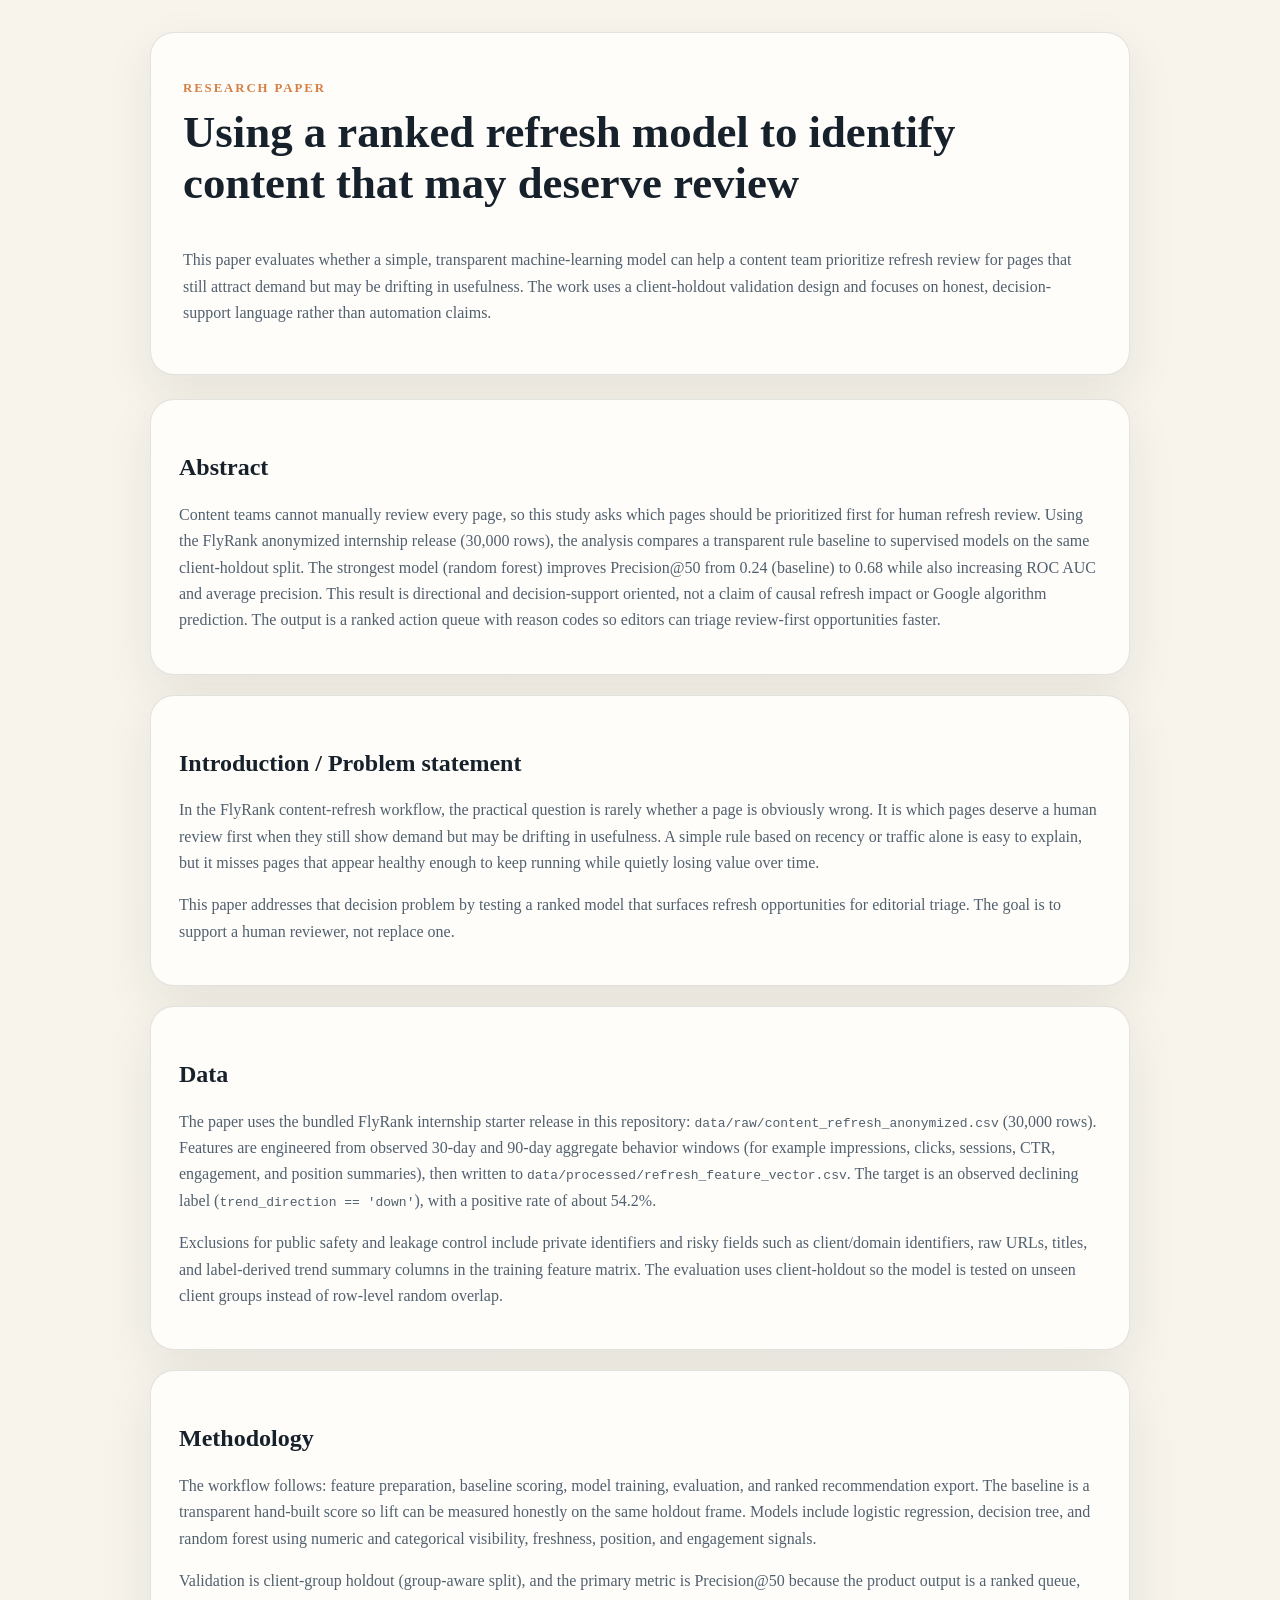
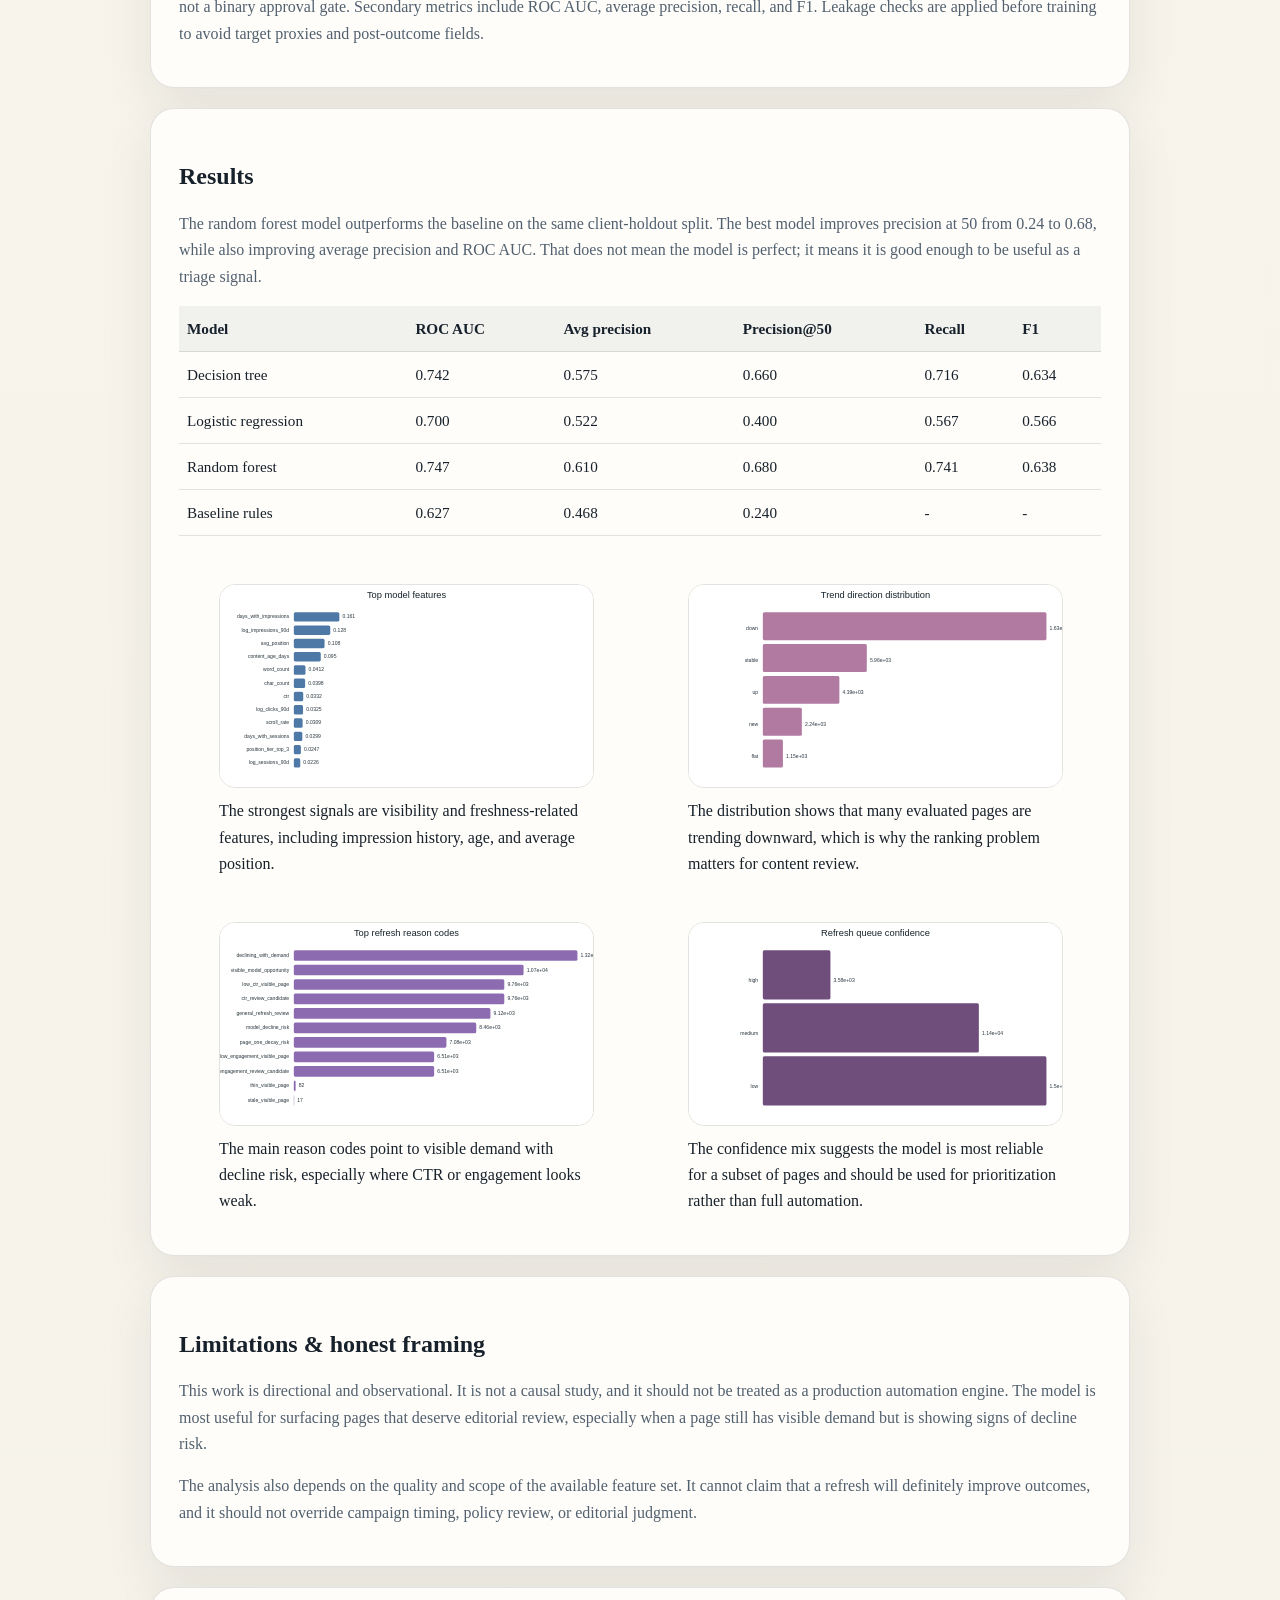
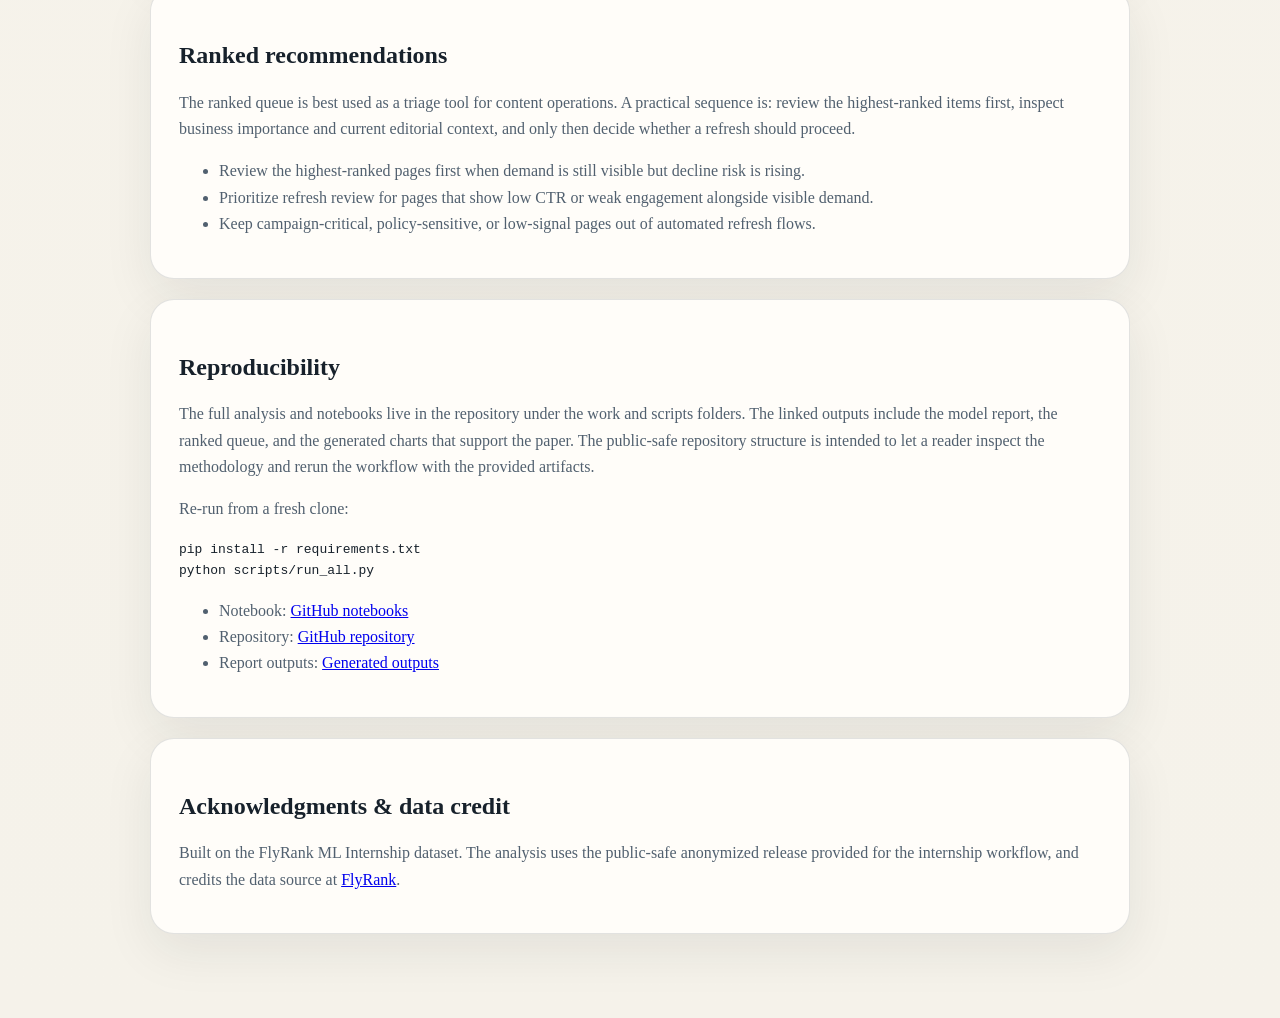
<file: docs/index.html>
<!doctype html>
<html lang="en">
  <head>
    <meta charset="UTF-8" />
    <meta name="viewport" content="width=device-width, initial-scale=1.0" />
    <title>Refresh Opportunity Modeling for Content Refresh</title>
    <style>
      :root {
        color-scheme: light;
        --bg: #f5f2ea;
        --panel: #fffdf9;
        --text: #17212b;
        --muted: #51606f;
        --accent: #123b4b;
        --accent-2: #d67f45;
        --line: rgba(23, 33, 43, 0.12);
      }
      body {
        margin: 0;
        font-family: Georgia, "Times New Roman", serif;
        color: var(--text);
        background: linear-gradient(180deg, #f8f4eb 0%, var(--bg) 100%);
        line-height: 1.65;
      }
      main {
        max-width: 980px;
        margin: 0 auto;
        padding: 32px 20px 64px;
      }
      .hero,
      .panel {
        background: var(--panel);
        border: 1px solid var(--line);
        border-radius: 24px;
        box-shadow: 0 18px 50px rgba(23, 33, 43, 0.08);
      }
      .hero {
        padding: 32px;
        margin-bottom: 24px;
      }
      h1,
      h2,
      h3 {
        line-height: 1.15;
        margin-top: 0;
      }
      h1 {
        font-size: clamp(2rem, 3.5vw, 3rem);
      }
      h2 {
        font-size: 1.5rem;
        margin-top: 1.25em;
      }
      p,
      li {
        color: var(--muted);
      }
      .meta {
        color: var(--accent-2);
        text-transform: uppercase;
        letter-spacing: 0.15em;
        font-size: 0.8rem;
        font-weight: 700;
        margin-bottom: 8px;
      }
      .panel {
        padding: 24px 28px;
        margin-bottom: 20px;
      }
      table {
        width: 100%;
        border-collapse: collapse;
        margin: 12px 0 20px;
        font-size: 0.95rem;
      }
      th,
      td {
        border-bottom: 1px solid var(--line);
        padding: 10px 8px;
        text-align: left;
      }
      th {
        background: rgba(18, 59, 75, 0.06);
      }
      img {
        width: 100%;
        height: auto;
        display: block;
        border-radius: 16px;
        border: 1px solid var(--line);
        margin: 12px 0 10px;
      }
      .grid {
        display: grid;
        gap: 16px;
      }
      .grid.two {
        grid-template-columns: 1fr 1fr;
      }
      @media (max-width: 760px) {
        .grid.two {
          grid-template-columns: 1fr;
        }
        .hero,
        .panel {
          padding: 20px;
        }
      }
    </style>
  </head>
  <body>
    <main>
      <section class="hero">
        <p class="meta">Research paper</p>
        <h1>
          Using a ranked refresh model to identify content that may deserve
          review
        </h1>
        <p>
          This paper evaluates whether a simple, transparent machine-learning
          model can help a content team prioritize refresh review for pages that
          still attract demand but may be drifting in usefulness. The work uses
          a client-holdout validation design and focuses on honest,
          decision-support language rather than automation claims.
        </p>
      </section>

      <section class="panel">
        <h2>Abstract</h2>
        <p>
          Content teams cannot manually review every page, so this study asks
          which pages should be prioritized first for human refresh review.
          Using the FlyRank anonymized internship release (30,000 rows), the
          analysis compares a transparent rule baseline to supervised models on
          the same client-holdout split. The strongest model (random forest)
          improves Precision@50 from 0.24 (baseline) to 0.68 while also
          increasing ROC AUC and average precision. This result is directional
          and decision-support oriented, not a claim of causal refresh impact or
          Google algorithm prediction. The output is a ranked action queue with
          reason codes so editors can triage review-first opportunities faster.
        </p>
      </section>

      <section class="panel">
        <h2>Introduction / Problem statement</h2>
        <p>
          In the FlyRank content-refresh workflow, the practical question is
          rarely whether a page is obviously wrong. It is which pages deserve a
          human review first when they still show demand but may be drifting in
          usefulness. A simple rule based on recency or traffic alone is easy to
          explain, but it misses pages that appear healthy enough to keep
          running while quietly losing value over time.
        </p>
        <p>
          This paper addresses that decision problem by testing a ranked model
          that surfaces refresh opportunities for editorial triage. The goal is
          to support a human reviewer, not replace one.
        </p>
      </section>

      <section class="panel">
        <h2>Data</h2>
        <p>
          The paper uses the bundled FlyRank internship starter release in this
          repository: <code>data/raw/content_refresh_anonymized.csv</code>
          (30,000 rows). Features are engineered from observed 30-day and 90-day
          aggregate behavior windows (for example impressions, clicks, sessions,
          CTR, engagement, and position summaries), then written to
          <code>data/processed/refresh_feature_vector.csv</code>. The target is
          an observed declining label (<code>trend_direction == 'down'</code>),
          with a positive rate of about 54.2%.
        </p>
        <p>
          Exclusions for public safety and leakage control include private
          identifiers and risky fields such as client/domain identifiers, raw
          URLs, titles, and label-derived trend summary columns in the training
          feature matrix. The evaluation uses client-holdout so the model is
          tested on unseen client groups instead of row-level random overlap.
        </p>
      </section>

      <section class="panel">
        <h2>Methodology</h2>
        <p>
          The workflow follows: feature preparation, baseline scoring, model
          training, evaluation, and ranked recommendation export. The baseline
          is a transparent hand-built score so lift can be measured honestly on
          the same holdout frame. Models include logistic regression, decision
          tree, and random forest using numeric and categorical visibility,
          freshness, position, and engagement signals.
        </p>
        <p>
          Validation is client-group holdout (group-aware split), and the
          primary metric is Precision@50 because the product output is a ranked
          queue, not a binary approval gate. Secondary metrics include ROC AUC,
          average precision, recall, and F1. Leakage checks are applied before
          training to avoid target proxies and post-outcome fields.
        </p>
      </section>

      <section class="panel">
        <h2>Results</h2>
        <p>
          The random forest model outperforms the baseline on the same
          client-holdout split. The best model improves precision at 50 from
          0.24 to 0.68, while also improving average precision and ROC AUC. That
          does not mean the model is perfect; it means it is good enough to be
          useful as a triage signal.
        </p>
        <table>
          <thead>
            <tr>
              <th>Model</th>
              <th>ROC AUC</th>
              <th>Avg precision</th>
              <th>Precision@50</th>
              <th>Recall</th>
              <th>F1</th>
            </tr>
          </thead>
          <tbody>
            <tr>
              <td>Decision tree</td>
              <td>0.742</td>
              <td>0.575</td>
              <td>0.660</td>
              <td>0.716</td>
              <td>0.634</td>
            </tr>
            <tr>
              <td>Logistic regression</td>
              <td>0.700</td>
              <td>0.522</td>
              <td>0.400</td>
              <td>0.567</td>
              <td>0.566</td>
            </tr>
            <tr>
              <td>Random forest</td>
              <td>0.747</td>
              <td>0.610</td>
              <td>0.680</td>
              <td>0.741</td>
              <td>0.638</td>
            </tr>
            <tr>
              <td>Baseline rules</td>
              <td>0.627</td>
              <td>0.468</td>
              <td>0.240</td>
              <td>-</td>
              <td>-</td>
            </tr>
          </tbody>
        </table>
        <div class="grid two">
          <figure>
            <img
              src="charts/top_feature_importance.svg"
              alt="Top feature importance chart"
            />
            <figcaption>
              The strongest signals are visibility and freshness-related
              features, including impression history, age, and average position.
            </figcaption>
          </figure>
          <figure>
            <img
              src="charts/trend_distribution.svg"
              alt="Trend direction distribution chart"
            />
            <figcaption>
              The distribution shows that many evaluated pages are trending
              downward, which is why the ranking problem matters for content
              review.
            </figcaption>
          </figure>
        </div>
        <div class="grid two">
          <figure>
            <img
              src="charts/top_reason_codes.svg"
              alt="Top reason codes chart"
            />
            <figcaption>
              The main reason codes point to visible demand with decline risk,
              especially where CTR or engagement looks weak.
            </figcaption>
          </figure>
          <figure>
            <img src="charts/confidence_mix.svg" alt="Confidence mix chart" />
            <figcaption>
              The confidence mix suggests the model is most reliable for a
              subset of pages and should be used for prioritization rather than
              full automation.
            </figcaption>
          </figure>
        </div>
      </section>

      <section class="panel">
        <h2>Limitations & honest framing</h2>
        <p>
          This work is directional and observational. It is not a causal study,
          and it should not be treated as a production automation engine. The
          model is most useful for surfacing pages that deserve editorial
          review, especially when a page still has visible demand but is showing
          signs of decline risk.
        </p>
        <p>
          The analysis also depends on the quality and scope of the available
          feature set. It cannot claim that a refresh will definitely improve
          outcomes, and it should not override campaign timing, policy review,
          or editorial judgment.
        </p>
      </section>

      <section class="panel">
        <h2>Ranked recommendations</h2>
        <p>
          The ranked queue is best used as a triage tool for content operations.
          A practical sequence is: review the highest-ranked items first,
          inspect business importance and current editorial context, and only
          then decide whether a refresh should proceed.
        </p>
        <ul>
          <li>
            Review the highest-ranked pages first when demand is still visible
            but decline risk is rising.
          </li>
          <li>
            Prioritize refresh review for pages that show low CTR or weak
            engagement alongside visible demand.
          </li>
          <li>
            Keep campaign-critical, policy-sensitive, or low-signal pages out of
            automated refresh flows.
          </li>
        </ul>
      </section>

      <section class="panel">
        <h2>Reproducibility</h2>
        <p>
          The full analysis and notebooks live in the repository under the work
          and scripts folders. The linked outputs include the model report, the
          ranked queue, and the generated charts that support the paper. The
          public-safe repository structure is intended to let a reader inspect
          the methodology and rerun the workflow with the provided artifacts.
        </p>
        <p>Re-run from a fresh clone:</p>
        <pre><code>pip install -r requirements.txt
python scripts/run_all.py</code></pre>
        <ul>
          <li>
            Notebook:
            <a
              href="https://github.com/fksifat/flyrank-ml-internship/tree/main/work/notebooks"
              >GitHub notebooks</a
            >
          </li>
          <li>
            Repository:
            <a href="https://github.com/fksifat/flyrank-ml-internship"
              >GitHub repository</a
            >
          </li>
          <li>
            Report outputs:
            <a
              href="https://github.com/fksifat/flyrank-ml-internship/tree/main/outputs"
              >Generated outputs</a
            >
          </li>
        </ul>
      </section>

      <section class="panel">
        <h2>Acknowledgments & data credit</h2>
        <p>
          Built on the FlyRank ML Internship dataset. The analysis uses the
          public-safe anonymized release provided for the internship workflow,
          and credits the data source at
          <a href="https://flyrank.ai/">FlyRank</a>.
        </p>
      </section>
    </main>
  </body>
</html>
</file>
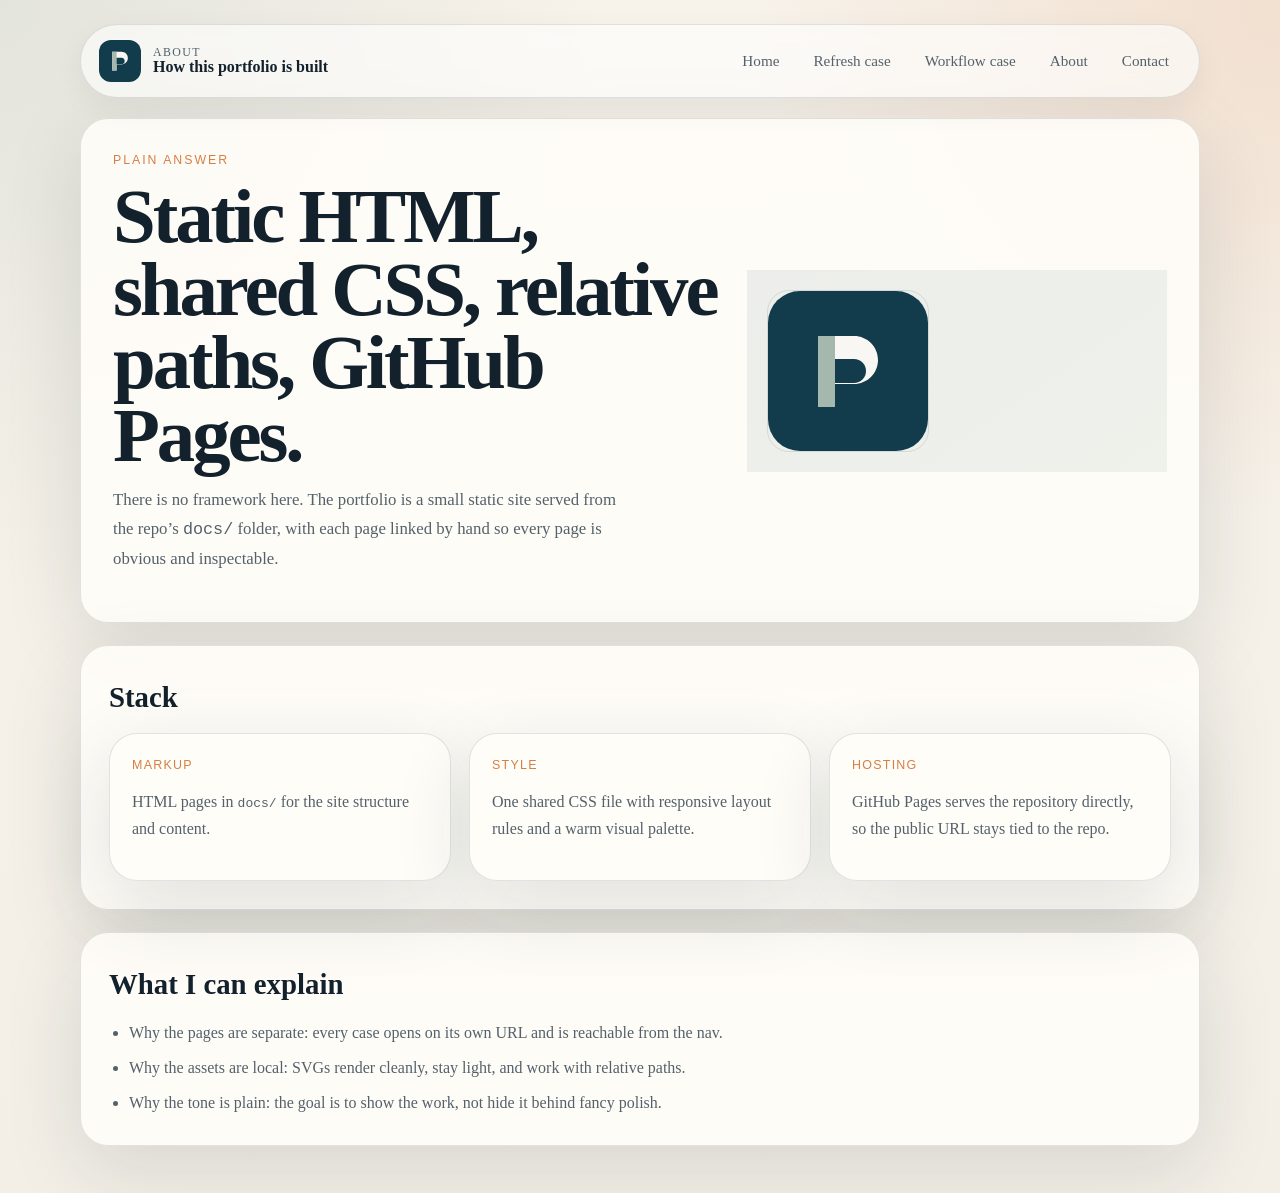
<file: docs/about.html>
<!doctype html>
<html lang="en">
  <head>
    <meta charset="UTF-8" />
    <meta name="viewport" content="width=device-width, initial-scale=1.0" />
    <title>About</title>
    <link rel="stylesheet" href="assets/site.css" />
  </head>
  <body>
    <main class="site-shell">
      <header class="topbar">
        <a class="brand" href="week-05.html">
          <img
            class="brand-mark"
            src="assets/identity_mark.svg"
            alt="Portfolio mark"
          />
          <span class="brand-text">
            <span class="brand-kicker">About</span>
            <span class="brand-title">How this portfolio is built</span>
          </span>
        </a>
        <nav class="nav" aria-label="Primary">
          <a href="week-05.html">Home</a>
          <a href="case-refresh.html">Refresh case</a>
          <a href="case-workflow.html">Workflow case</a>
          <a href="about.html">About</a>
          <a href="contact.html">Contact</a>
        </nav>
      </header>

      <section class="hero">
        <div>
          <p class="eyebrow">Plain answer</p>
          <h1>Static HTML, shared CSS, relative paths, GitHub Pages.</h1>
          <p class="lede">
            There is no framework here. The portfolio is a small static site
            served from the repo’s <code>docs/</code> folder, with each page
            linked by hand so every page is obvious and inspectable.
          </p>
        </div>
        <div class="hero-art">
          <img src="assets/identity_mark.svg" alt="Portfolio mark" />
        </div>
      </section>

      <section class="section panel">
        <h2>Stack</h2>
        <div class="grid three">
          <article class="card">
            <div class="meta">Markup</div>
            <p>
              HTML pages in <code>docs/</code> for the site structure and
              content.
            </p>
          </article>
          <article class="card">
            <div class="meta">Style</div>
            <p>
              One shared CSS file with responsive layout rules and a warm visual
              palette.
            </p>
          </article>
          <article class="card">
            <div class="meta">Hosting</div>
            <p>
              GitHub Pages serves the repository directly, so the public URL
              stays tied to the repo.
            </p>
          </article>
        </div>
      </section>

      <section class="section panel">
        <h2>What I can explain</h2>
        <ul class="bullets">
          <li>
            Why the pages are separate: every case opens on its own URL and is
            reachable from the nav.
          </li>
          <li>
            Why the assets are local: SVGs render cleanly, stay light, and work
            with relative paths.
          </li>
          <li>
            Why the tone is plain: the goal is to show the work, not hide it
            behind fancy polish.
          </li>
        </ul>
      </section>
    </main>
  </body>
</html>
</file>
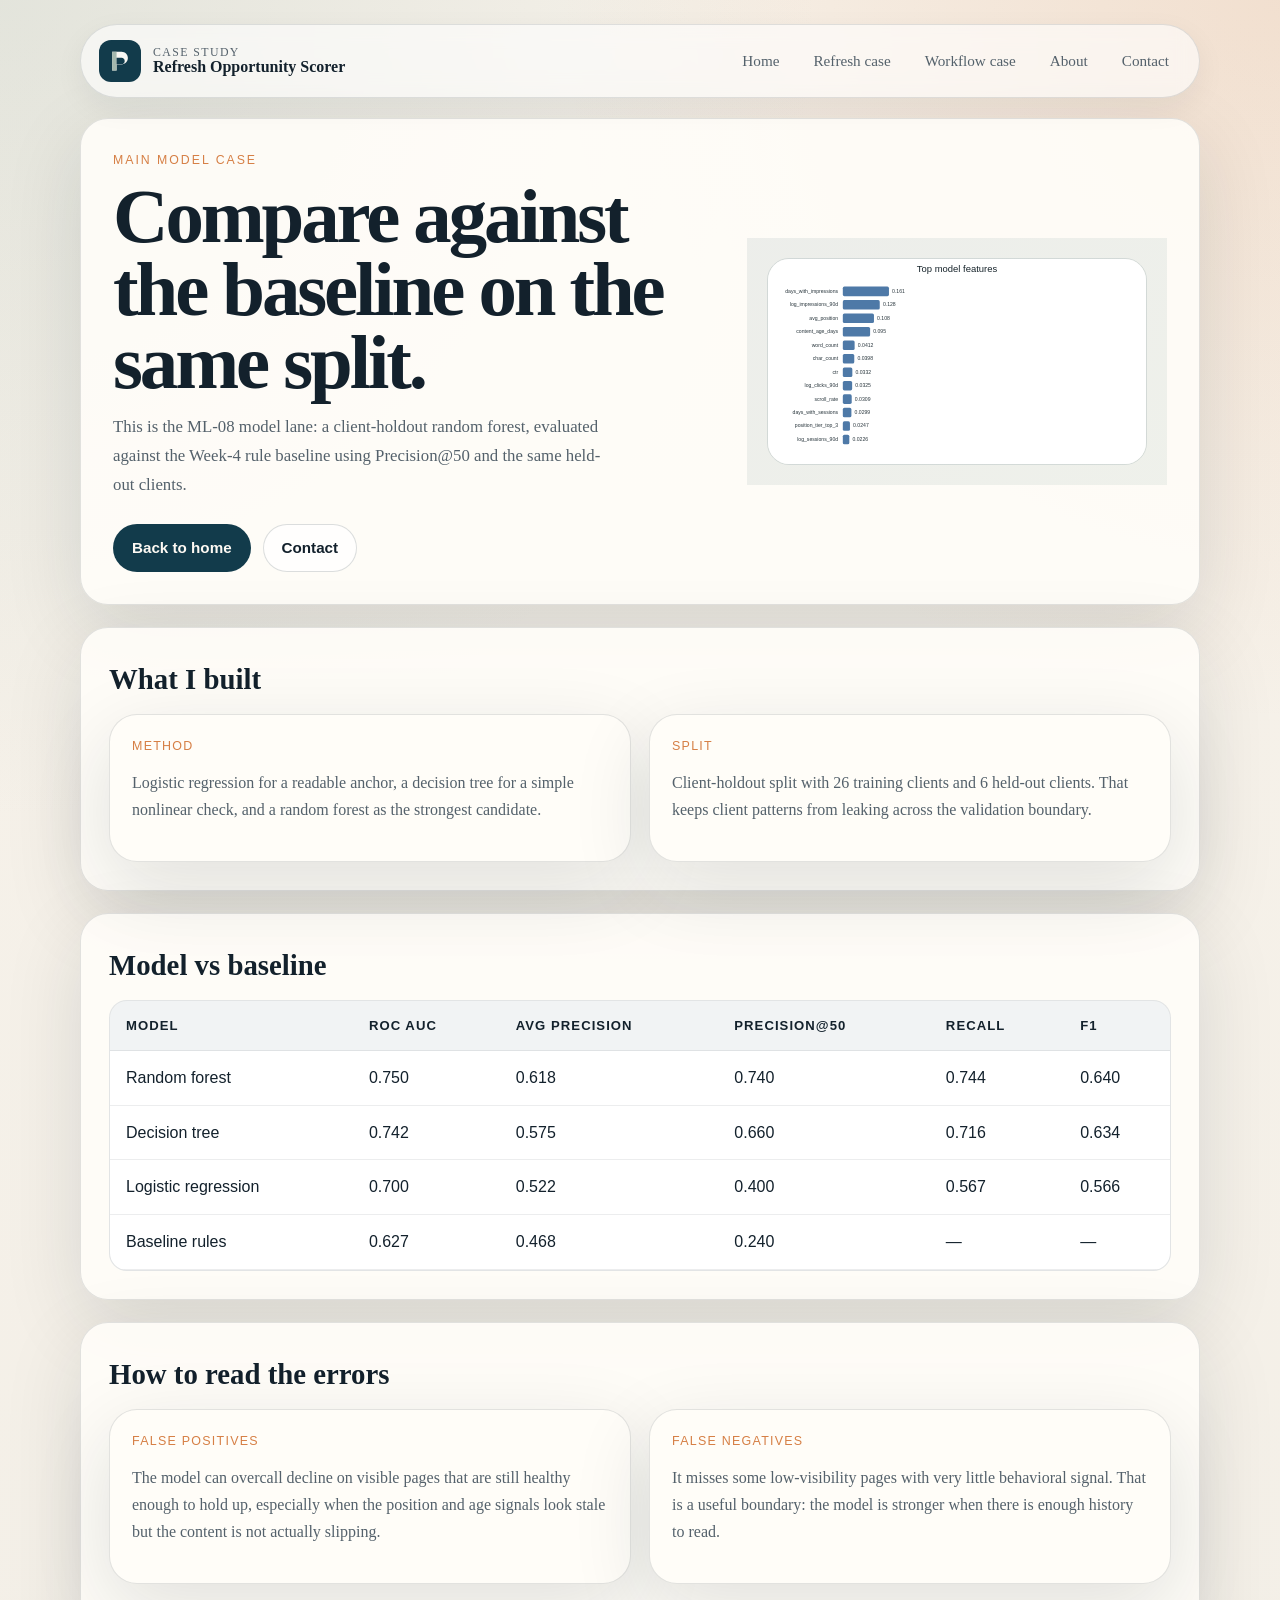
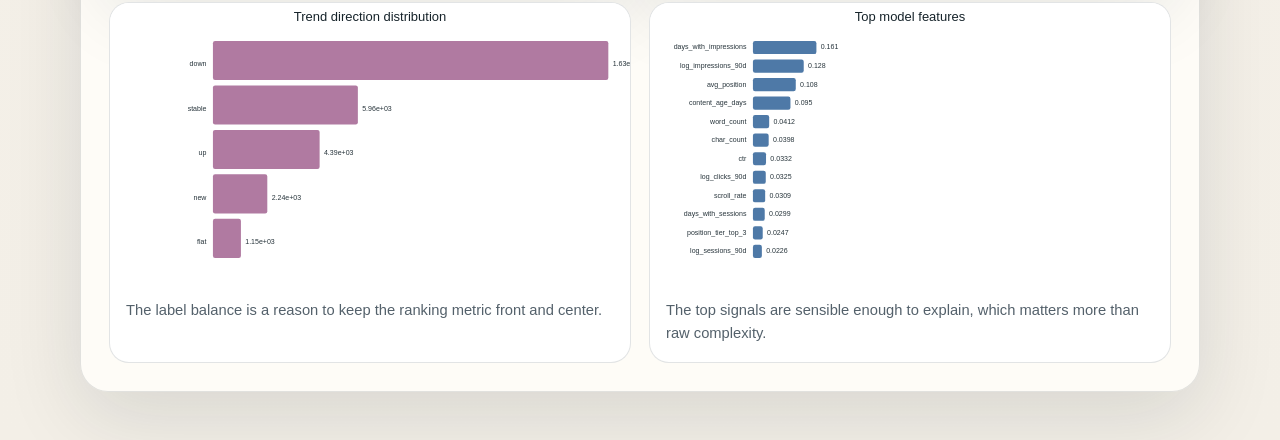
<file: docs/case-refresh.html>
<!doctype html>
<html lang="en">
  <head>
    <meta charset="UTF-8" />
    <meta name="viewport" content="width=device-width, initial-scale=1.0" />
    <title>Refresh Case Study</title>
    <link rel="stylesheet" href="assets/site.css" />
  </head>
  <body>
    <main class="site-shell">
      <header class="topbar">
        <a class="brand" href="week-05.html">
          <img
            class="brand-mark"
            src="assets/identity_mark.svg"
            alt="Portfolio mark"
          />
          <span class="brand-text">
            <span class="brand-kicker">Case study</span>
            <span class="brand-title">Refresh Opportunity Scorer</span>
          </span>
        </a>
        <nav class="nav" aria-label="Primary">
          <a href="week-05.html">Home</a>
          <a href="case-refresh.html">Refresh case</a>
          <a href="case-workflow.html">Workflow case</a>
          <a href="about.html">About</a>
          <a href="contact.html">Contact</a>
        </nav>
      </header>

      <section class="hero">
        <div>
          <p class="eyebrow">Main model case</p>
          <h1>Compare against the baseline on the same split.</h1>
          <p class="lede">
            This is the ML-08 model lane: a client-holdout random forest,
            evaluated against the Week-4 rule baseline using Precision@50 and
            the same held-out clients.
          </p>
          <div class="actions">
            <a class="button primary" href="week-05.html">Back to home</a>
            <a class="button secondary" href="contact.html">Contact</a>
          </div>
        </div>
        <div class="hero-art">
          <img
            src="assets/top_feature_importance.svg"
            alt="Feature importance preview"
          />
        </div>
      </section>

      <section class="section panel">
        <h2>What I built</h2>
        <div class="grid two">
          <article class="card">
            <div class="meta">Method</div>
            <p>
              Logistic regression for a readable anchor, a decision tree for a
              simple nonlinear check, and a random forest as the strongest
              candidate.
            </p>
          </article>
          <article class="card">
            <div class="meta">Split</div>
            <p>
              Client-holdout split with 26 training clients and 6 held-out
              clients. That keeps client patterns from leaking across the
              validation boundary.
            </p>
          </article>
        </div>
      </section>

      <section class="section panel">
        <h2>Model vs baseline</h2>
        <div class="table-wrap">
          <table>
            <thead>
              <tr>
                <th>Model</th>
                <th>ROC AUC</th>
                <th>Avg precision</th>
                <th>Precision@50</th>
                <th>Recall</th>
                <th>F1</th>
              </tr>
            </thead>
            <tbody>
              <tr>
                <td>Random forest</td>
                <td>0.750</td>
                <td>0.618</td>
                <td>0.740</td>
                <td>0.744</td>
                <td>0.640</td>
              </tr>
              <tr>
                <td>Decision tree</td>
                <td>0.742</td>
                <td>0.575</td>
                <td>0.660</td>
                <td>0.716</td>
                <td>0.634</td>
              </tr>
              <tr>
                <td>Logistic regression</td>
                <td>0.700</td>
                <td>0.522</td>
                <td>0.400</td>
                <td>0.567</td>
                <td>0.566</td>
              </tr>
              <tr>
                <td>Baseline rules</td>
                <td>0.627</td>
                <td>0.468</td>
                <td>0.240</td>
                <td>—</td>
                <td>—</td>
              </tr>
            </tbody>
          </table>
        </div>
      </section>

      <section class="section panel">
        <h2>How to read the errors</h2>
        <div class="grid two">
          <article class="card">
            <div class="meta">False positives</div>
            <p>
              The model can overcall decline on visible pages that are still
              healthy enough to hold up, especially when the position and age
              signals look stale but the content is not actually slipping.
            </p>
          </article>
          <article class="card">
            <div class="meta">False negatives</div>
            <p>
              It misses some low-visibility pages with very little behavioral
              signal. That is a useful boundary: the model is stronger when
              there is enough history to read.
            </p>
          </article>
        </div>
        <div class="figure-grid" style="margin-top: 18px">
          <figure class="figure">
            <img
              src="assets/trend_distribution.svg"
              alt="Trend distribution chart"
            />
            <figcaption>
              The label balance is a reason to keep the ranking metric front and
              center.
            </figcaption>
          </figure>
          <figure class="figure">
            <img
              src="assets/top_feature_importance.svg"
              alt="Top features chart"
            />
            <figcaption>
              The top signals are sensible enough to explain, which matters more
              than raw complexity.
            </figcaption>
          </figure>
        </div>
      </section>
    </main>
  </body>
</html>
</file>
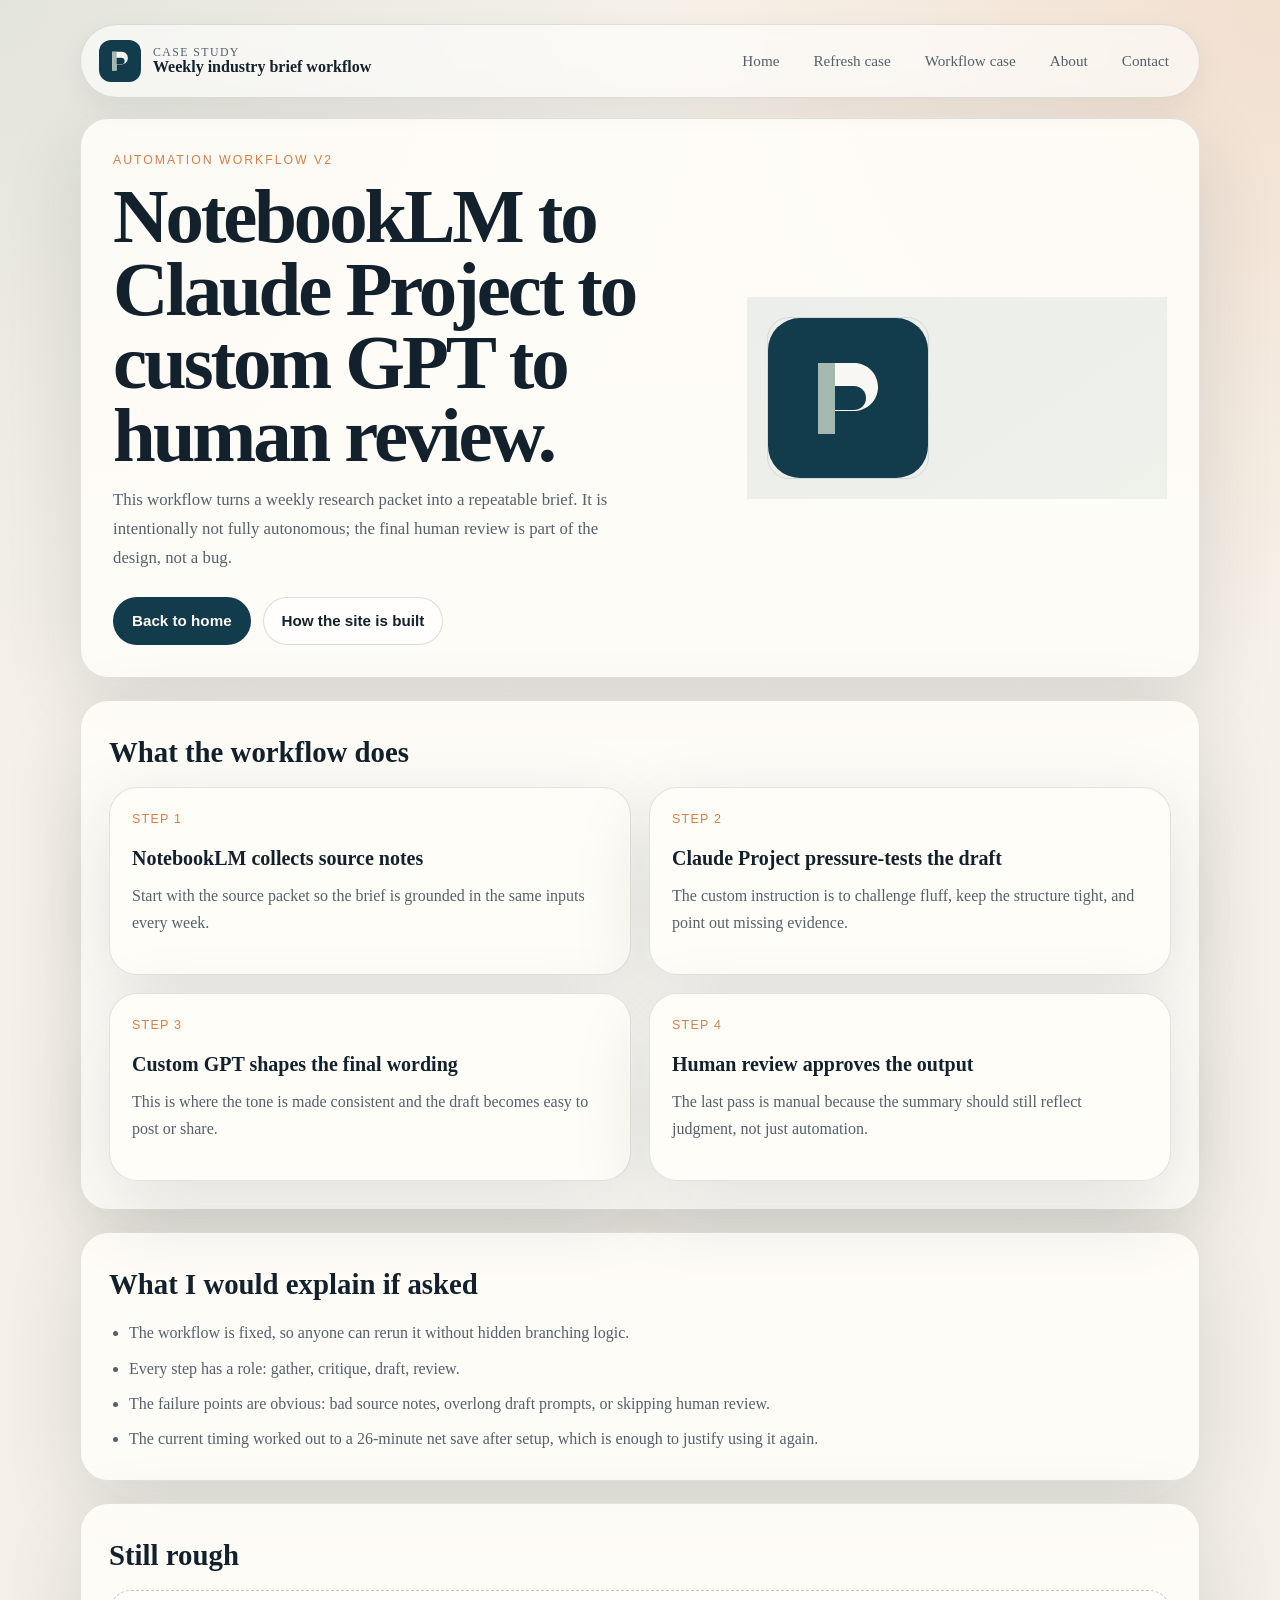
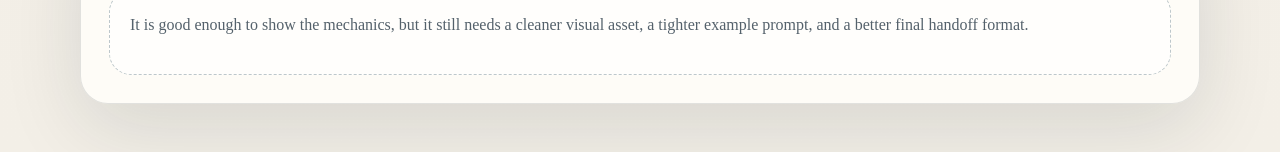
<file: docs/case-workflow.html>
<!doctype html>
<html lang="en">
  <head>
    <meta charset="UTF-8" />
    <meta name="viewport" content="width=device-width, initial-scale=1.0" />
    <title>Workflow Case Study</title>
    <link rel="stylesheet" href="assets/site.css" />
  </head>
  <body>
    <main class="site-shell">
      <header class="topbar">
        <a class="brand" href="week-05.html">
          <img
            class="brand-mark"
            src="assets/identity_mark.svg"
            alt="Portfolio mark"
          />
          <span class="brand-text">
            <span class="brand-kicker">Case study</span>
            <span class="brand-title">Weekly industry brief workflow</span>
          </span>
        </a>
        <nav class="nav" aria-label="Primary">
          <a href="week-05.html">Home</a>
          <a href="case-refresh.html">Refresh case</a>
          <a href="case-workflow.html">Workflow case</a>
          <a href="about.html">About</a>
          <a href="contact.html">Contact</a>
        </nav>
      </header>

      <section class="hero">
        <div>
          <p class="eyebrow">Automation workflow v2</p>
          <h1>NotebookLM to Claude Project to custom GPT to human review.</h1>
          <p class="lede">
            This workflow turns a weekly research packet into a repeatable
            brief. It is intentionally not fully autonomous; the final human
            review is part of the design, not a bug.
          </p>
          <div class="actions">
            <a class="button primary" href="week-05.html">Back to home</a>
            <a class="button secondary" href="about.html"
              >How the site is built</a
            >
          </div>
        </div>
        <div class="hero-art">
          <img src="assets/identity_mark.svg" alt="Workflow icon" />
        </div>
      </section>

      <section class="section panel">
        <h2>What the workflow does</h2>
        <div class="grid two">
          <article class="card">
            <div class="meta">Step 1</div>
            <h3>NotebookLM collects source notes</h3>
            <p>
              Start with the source packet so the brief is grounded in the same
              inputs every week.
            </p>
          </article>
          <article class="card">
            <div class="meta">Step 2</div>
            <h3>Claude Project pressure-tests the draft</h3>
            <p>
              The custom instruction is to challenge fluff, keep the structure
              tight, and point out missing evidence.
            </p>
          </article>
          <article class="card">
            <div class="meta">Step 3</div>
            <h3>Custom GPT shapes the final wording</h3>
            <p>
              This is where the tone is made consistent and the draft becomes
              easy to post or share.
            </p>
          </article>
          <article class="card">
            <div class="meta">Step 4</div>
            <h3>Human review approves the output</h3>
            <p>
              The last pass is manual because the summary should still reflect
              judgment, not just automation.
            </p>
          </article>
        </div>
      </section>

      <section class="section panel">
        <h2>What I would explain if asked</h2>
        <ul class="steps">
          <li>
            The workflow is fixed, so anyone can rerun it without hidden
            branching logic.
          </li>
          <li>Every step has a role: gather, critique, draft, review.</li>
          <li>
            The failure points are obvious: bad source notes, overlong draft
            prompts, or skipping human review.
          </li>
          <li>
            The current timing worked out to a 26-minute net save after setup,
            which is enough to justify using it again.
          </li>
        </ul>
      </section>

      <section class="section panel">
        <h2>Still rough</h2>
        <div class="callout">
          <p>
            It is good enough to show the mechanics, but it still needs a
            cleaner visual asset, a tighter example prompt, and a better final
            handoff format.
          </p>
        </div>
      </section>
    </main>
  </body>
</html>
</file>
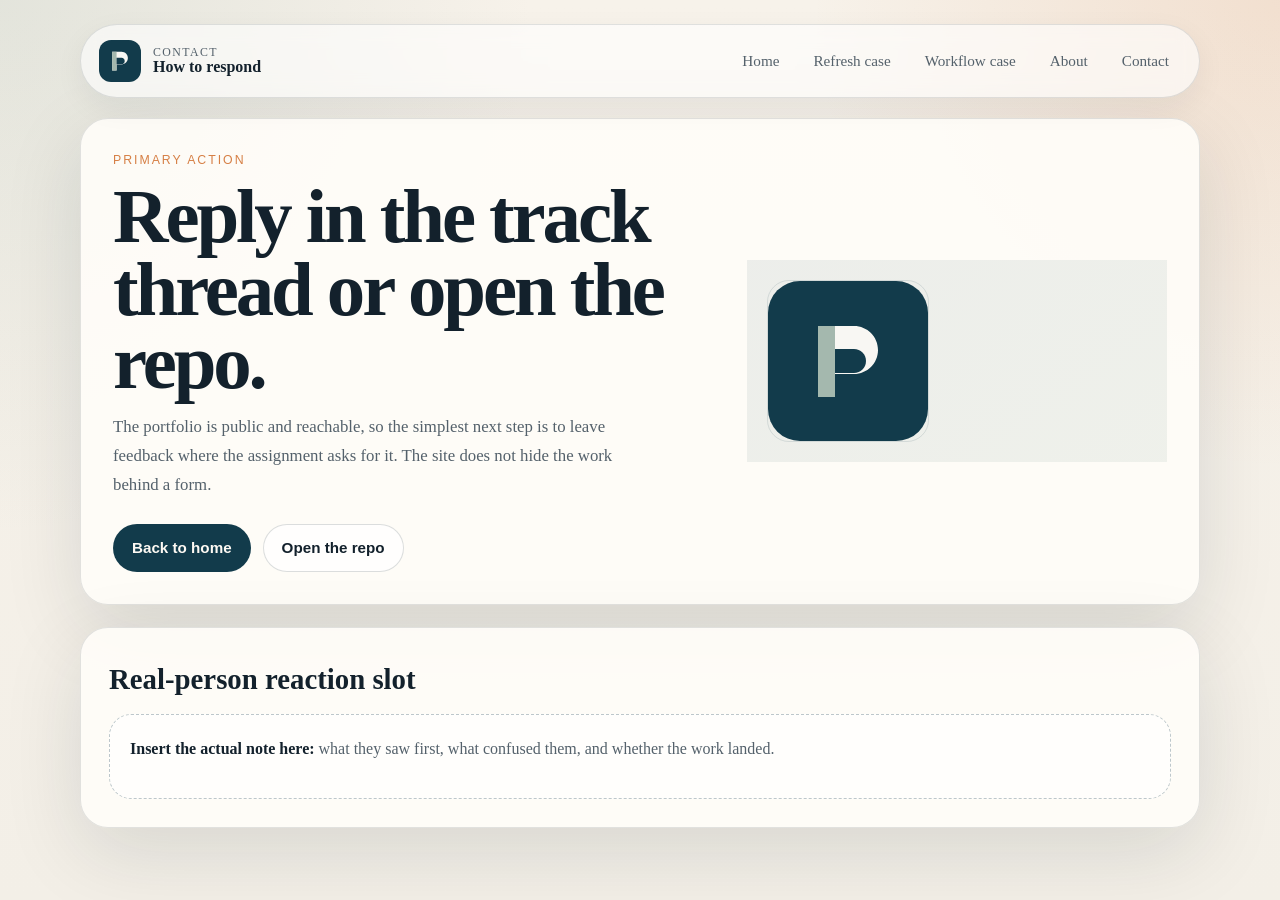
<file: docs/contact.html>
<!doctype html>
<html lang="en">
  <head>
    <meta charset="UTF-8" />
    <meta name="viewport" content="width=device-width, initial-scale=1.0" />
    <title>Contact</title>
    <link rel="stylesheet" href="assets/site.css" />
  </head>
  <body>
    <main class="site-shell">
      <header class="topbar">
        <a class="brand" href="week-05.html">
          <img
            class="brand-mark"
            src="assets/identity_mark.svg"
            alt="Portfolio mark"
          />
          <span class="brand-text">
            <span class="brand-kicker">Contact</span>
            <span class="brand-title">How to respond</span>
          </span>
        </a>
        <nav class="nav" aria-label="Primary">
          <a href="week-05.html">Home</a>
          <a href="case-refresh.html">Refresh case</a>
          <a href="case-workflow.html">Workflow case</a>
          <a href="about.html">About</a>
          <a href="contact.html">Contact</a>
        </nav>
      </header>

      <section class="hero">
        <div>
          <p class="eyebrow">Primary action</p>
          <h1>Reply in the track thread or open the repo.</h1>
          <p class="lede">
            The portfolio is public and reachable, so the simplest next step is
            to leave feedback where the assignment asks for it. The site does
            not hide the work behind a form.
          </p>
          <div class="actions">
            <a class="button primary" href="week-05.html">Back to home</a>
            <a
              class="button secondary"
              href="https://github.com/fksifat/flyrank-ml-internship"
              target="_blank"
              rel="noreferrer"
              >Open the repo</a
            >
          </div>
        </div>
        <div class="hero-art">
          <img src="assets/identity_mark.svg" alt="Contact icon" />
        </div>
      </section>

      <section class="section panel">
        <h2>Real-person reaction slot</h2>
        <div class="callout">
          <p>
            <strong>Insert the actual note here:</strong> what they saw first,
            what confused them, and whether the work landed.
          </p>
        </div>
      </section>
    </main>
  </body>
</html>
</file>
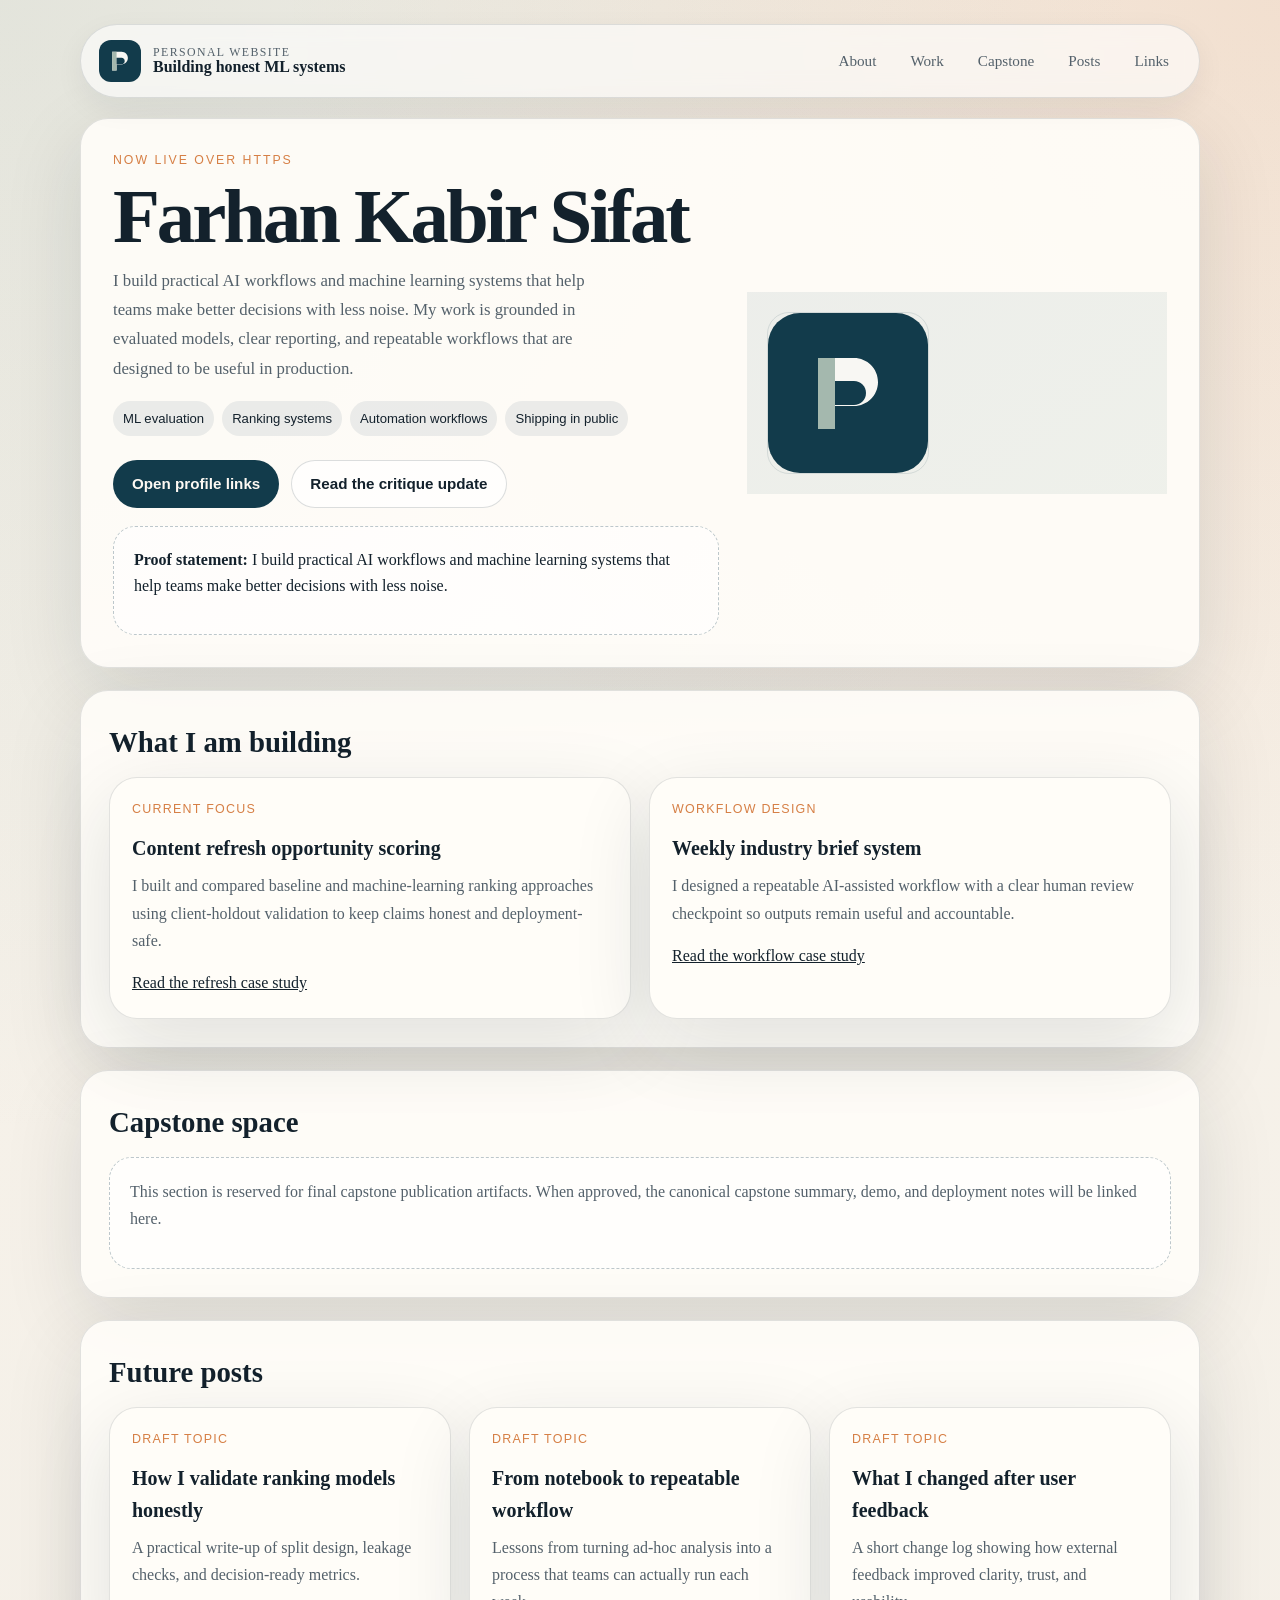
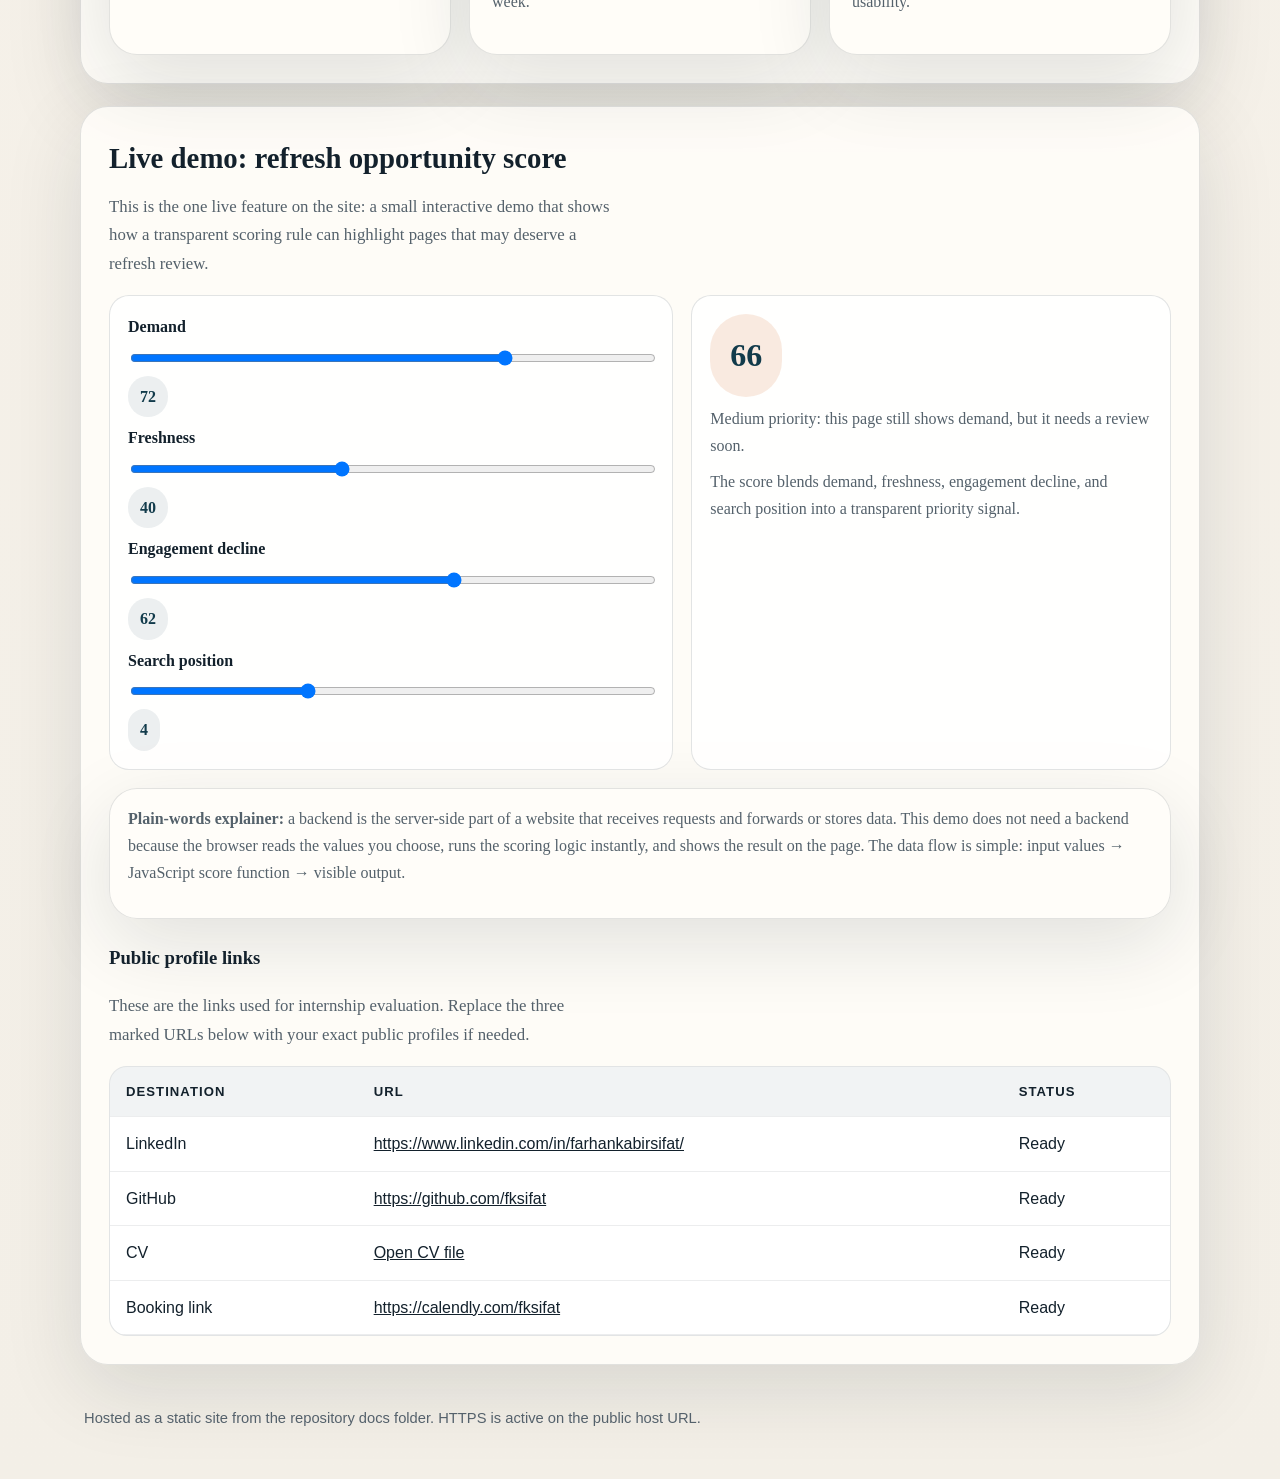
<file: docs/personal-site.html>
<!doctype html>
<html lang="en">
  <head>
    <meta charset="UTF-8" />
    <meta name="viewport" content="width=device-width, initial-scale=1.0" />
    <title>Farhan Kabir Sifat | AI and ML Builder</title>
    <link rel="stylesheet" href="assets/site.css" />
  </head>
  <body>
    <main class="site-shell">
      <header class="topbar">
        <a class="brand" href="personal-site.html">
          <img
            class="brand-mark"
            src="assets/identity_mark.svg"
            alt="Portfolio mark"
          />
          <span class="brand-text">
            <span class="brand-kicker">Personal website</span>
            <span class="brand-title">Building honest ML systems</span>
          </span>
        </a>
        <nav class="nav" aria-label="Primary">
          <a href="#about">About</a>
          <a href="#work">Work</a>
          <a href="#capstone">Capstone</a>
          <a href="#posts">Posts</a>
          <a href="#contact">Links</a>
        </nav>
      </header>

      <section class="hero" id="about">
        <div>
          <p class="eyebrow">Now live over HTTPS</p>
          <h1>Farhan Kabir Sifat</h1>
          <p class="lede">
            I build practical AI workflows and machine learning systems that
            help teams make better decisions with less noise. My work is
            grounded in evaluated models, clear reporting, and repeatable
            workflows that are designed to be useful in production.
          </p>
          <div class="pill-row">
            <span class="pill">ML evaluation</span>
            <span class="pill">Ranking systems</span>
            <span class="pill">Automation workflows</span>
            <span class="pill">Shipping in public</span>
          </div>
          <div class="actions">
            <a class="button primary" href="#contact">Open profile links</a>
            <a class="button secondary" href="week-07.html"
              >Read the critique update</a
            >
          </div>
          <div class="callout" style="margin-top: 18px">
            <p>
              <strong>Proof statement:</strong> I build practical AI workflows
              and machine learning systems that help teams make better decisions
              with less noise.
            </p>
          </div>
        </div>
        <div class="hero-art">
          <img src="assets/identity_mark.svg" alt="Personal identity mark" />
        </div>
      </section>

      <section class="section panel" id="work">
        <h2>What I am building</h2>
        <div class="grid two">
          <article class="card">
            <div class="meta">Current focus</div>
            <h3>Content refresh opportunity scoring</h3>
            <p>
              I built and compared baseline and machine-learning ranking
              approaches using client-holdout validation to keep claims honest
              and deployment-safe.
            </p>
            <a href="case-refresh.html">Read the refresh case study</a>
          </article>
          <article class="card">
            <div class="meta">Workflow design</div>
            <h3>Weekly industry brief system</h3>
            <p>
              I designed a repeatable AI-assisted workflow with a clear human
              review checkpoint so outputs remain useful and accountable.
            </p>
            <a href="case-workflow.html">Read the workflow case study</a>
          </article>
        </div>
      </section>

      <section class="section panel" id="capstone">
        <h2>Capstone space</h2>
        <div class="callout">
          <p>
            This section is reserved for final capstone publication artifacts.
            When approved, the canonical capstone summary, demo, and deployment
            notes will be linked here.
          </p>
        </div>
      </section>

      <section class="section panel" id="posts">
        <h2>Future posts</h2>
        <div class="grid three">
          <article class="card">
            <div class="meta">Draft topic</div>
            <h3>How I validate ranking models honestly</h3>
            <p>
              A practical write-up of split design, leakage checks, and
              decision-ready metrics.
            </p>
          </article>
          <article class="card">
            <div class="meta">Draft topic</div>
            <h3>From notebook to repeatable workflow</h3>
            <p>
              Lessons from turning ad-hoc analysis into a process that teams can
              actually run each week.
            </p>
          </article>
          <article class="card">
            <div class="meta">Draft topic</div>
            <h3>What I changed after user feedback</h3>
            <p>
              A short change log showing how external feedback improved clarity,
              trust, and usability.
            </p>
          </article>
        </div>
      </section>

      <section class="section panel" id="contact">
        <h2>Live demo: refresh opportunity score</h2>
        <p class="lede">
          This is the one live feature on the site: a small interactive demo
          that shows how a transparent scoring rule can highlight pages that may
          deserve a refresh review.
        </p>

        <div class="demo-grid">
          <div class="demo-controls">
            <label for="demand">Demand</label>
            <input
              id="demand"
              data-control
              type="range"
              min="0"
              max="100"
              value="72"
            />
            <span class="value-pill" id="demand-value">72</span>

            <label for="freshness">Freshness</label>
            <input
              id="freshness"
              data-control
              type="range"
              min="0"
              max="100"
              value="40"
            />
            <span class="value-pill" id="freshness-value">40</span>

            <label for="engagement">Engagement decline</label>
            <input
              id="engagement"
              data-control
              type="range"
              min="0"
              max="100"
              value="62"
            />
            <span class="value-pill" id="engagement-value">62</span>

            <label for="position">Search position</label>
            <input
              id="position"
              data-control
              type="range"
              min="1"
              max="10"
              value="4"
            />
            <span class="value-pill" id="position-value">4</span>
          </div>

          <div class="demo-output">
            <div class="score-pill" id="score-pill">74</div>
            <p id="score-text">
              Medium priority: this page still shows demand, but it needs a
              review soon.
            </p>
            <p id="score-detail">
              The score blends demand, freshness, engagement decline, and search
              position into a single transparent priority signal.
            </p>
          </div>
        </div>

        <div class="note" style="margin-top: 18px">
          <p>
            <strong>Plain-words explainer:</strong> a backend is the server-side
            part of a website that receives requests and forwards or stores
            data. This demo does not need a backend because the browser reads
            the values you choose, runs the scoring logic instantly, and shows
            the result on the page. The data flow is simple: input values →
            JavaScript score function → visible output.
          </p>
        </div>

        <h3 style="margin-top: 24px">Public profile links</h3>
        <p class="lede">
          These are the links used for internship evaluation. Replace the three
          marked URLs below with your exact public profiles if needed.
        </p>
        <div class="table-wrap">
          <table>
            <thead>
              <tr>
                <th>Destination</th>
                <th>URL</th>
                <th>Status</th>
              </tr>
            </thead>
            <tbody>
              <tr>
                <td>LinkedIn</td>
                <td>
                  <a
                    href="https://www.linkedin.com/in/farhankabirsifat/"
                    target="_blank"
                    rel="noreferrer"
                    >https://www.linkedin.com/in/farhankabirsifat/</a
                  >
                </td>
                <td>Ready</td>
              </tr>
              <tr>
                <td>GitHub</td>
                <td>
                  <a
                    href="https://github.com/fksifat"
                    target="_blank"
                    rel="noreferrer"
                    >https://github.com/fksifat</a
                  >
                </td>
                <td>Ready</td>
              </tr>
              <tr>
                <td>CV</td>
                <td>
                  <a
                    href="https://drive.google.com/file/d/1MHlr4FT3bKH8KO8B2MwJxL04IVgV9Xzc/view?usp=sharing"
                    >Open CV file</a
                  >
                </td>
                <td>Ready</td>
              </tr>
              <tr>
                <td>Booking link</td>
                <td>
                  <a
                    href="https://calendly.com/fksifat"
                    target="_blank"
                    rel="noreferrer"
                    >https://calendly.com/fksifat</a
                  >
                </td>
                <td>Ready</td>
              </tr>
            </tbody>
          </table>
        </div>
      </section>

      <footer class="footer">
        Hosted as a static site from the repository docs folder. HTTPS is active
        on the public host URL.
      </footer>
    </main>
    <script src="assets/refresh-demo.js"></script>
  </body>
</html>
</file>
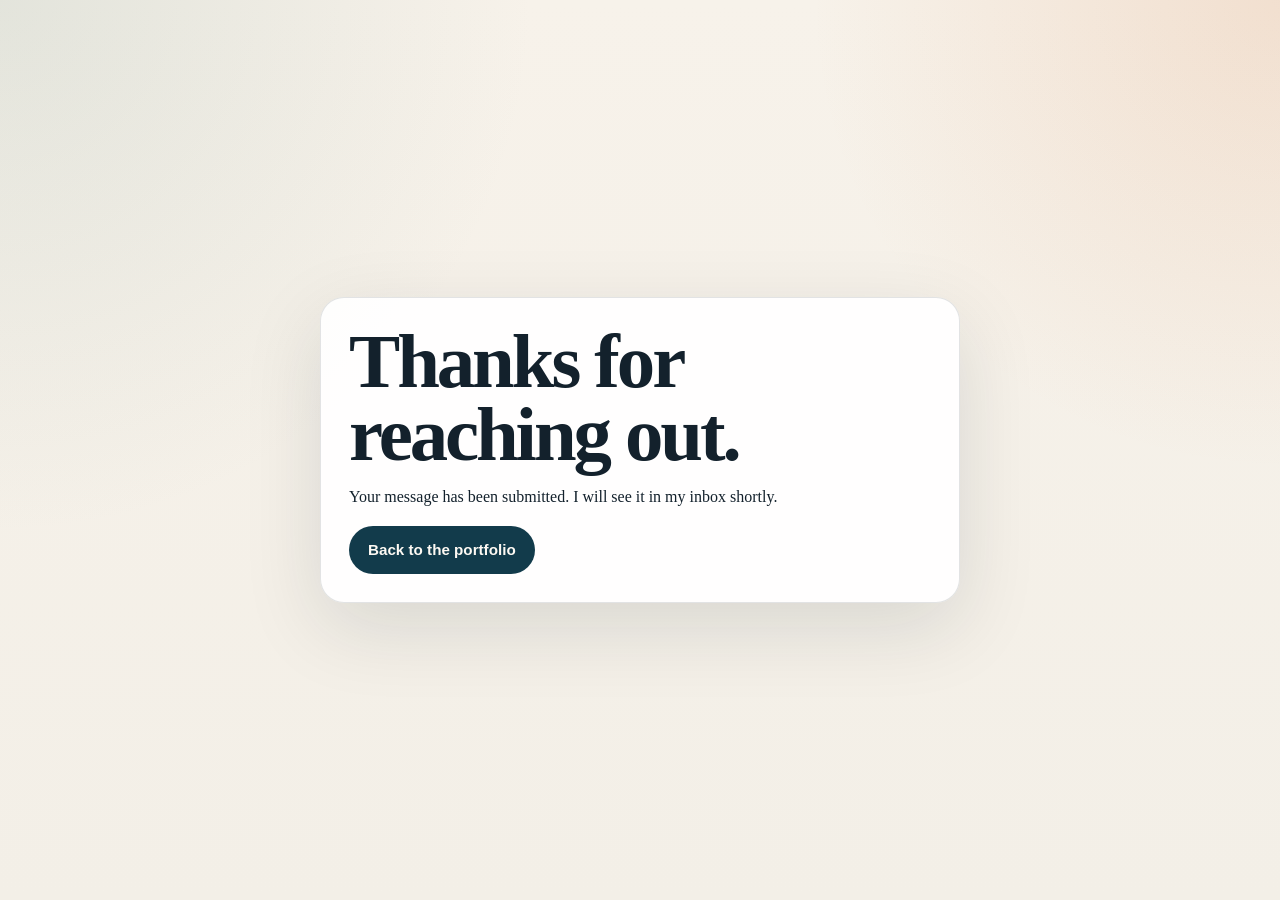
<file: docs/thanks.html>
<!doctype html>
<html lang="en">
  <head>
    <meta charset="UTF-8" />
    <meta name="viewport" content="width=device-width, initial-scale=1.0" />
    <title>Message received</title>
    <link rel="stylesheet" href="assets/site.css" />
    <style>
      body {
        display: grid;
        place-items: center;
        min-height: 100vh;
      }
      .thanks-card {
        max-width: 640px;
        margin: 24px;
        padding: 28px;
        border-radius: 24px;
        background: rgba(255, 255, 255, 0.92);
        box-shadow: 0 24px 80px rgba(19, 33, 44, 0.12);
        border: 1px solid rgba(19, 33, 44, 0.12);
      }
    </style>
  </head>
  <body>
    <main class="thanks-card">
      <h1>Thanks for reaching out.</h1>
      <p>Your message has been submitted. I will see it in my inbox shortly.</p>
      <a class="button primary" href="personal-site.html"
        >Back to the portfolio</a
      >
    </main>
  </body>
</html>
</file>
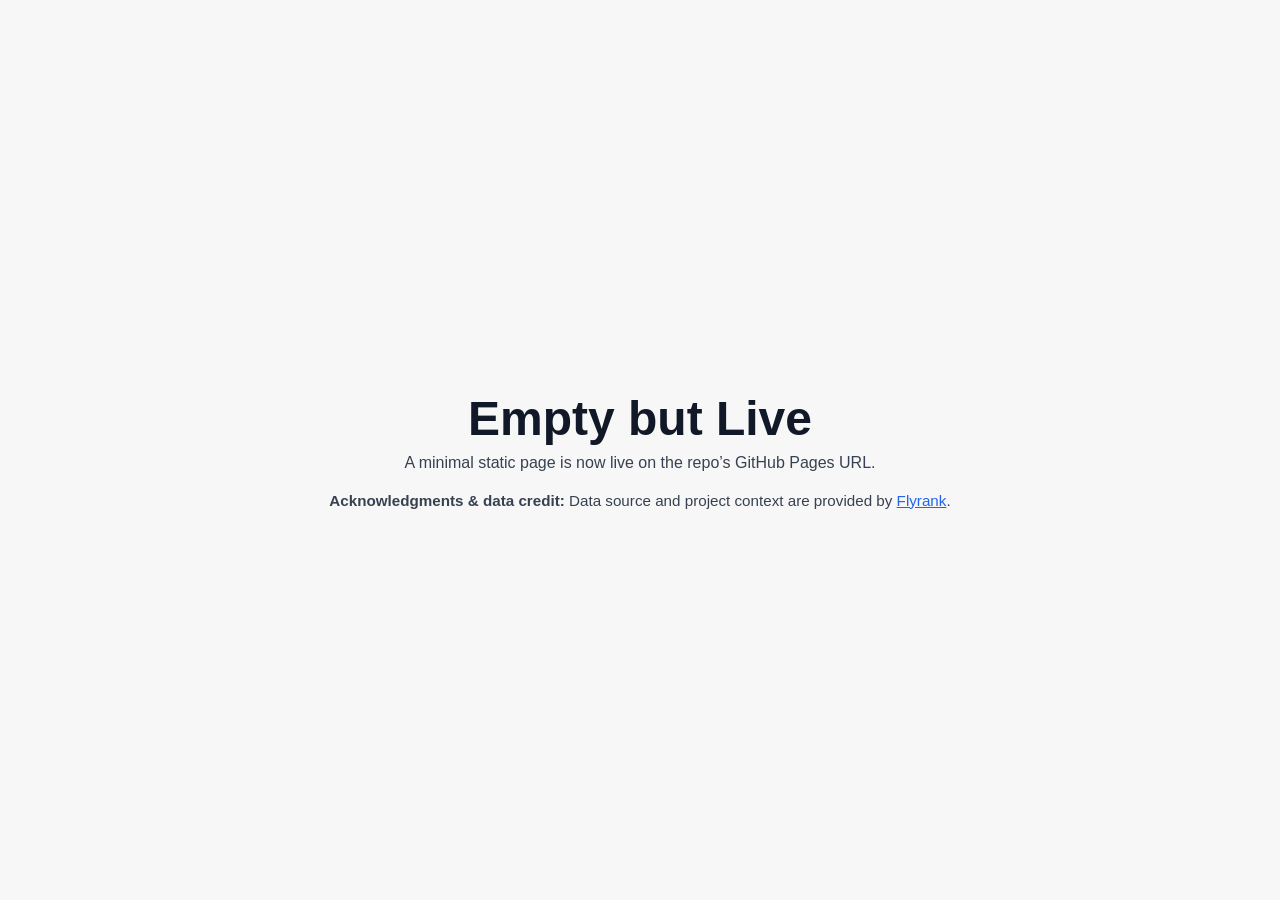
<file: docs/week-04.html>
<!doctype html>
<html lang="en">
  <head>
    <meta charset="UTF-8" />
    <meta name="viewport" content="width=device-width, initial-scale=1.0" />
    <title>Week 04 — Empty but Live</title>
    <style>
      :root {
        color-scheme: light;
      }
      body {
        margin: 0;
        min-height: 100vh;
        display: grid;
        place-items: center;
        font-family: Arial, Helvetica, sans-serif;
        background: #f7f7f7;
        color: #111827;
      }
      .card {
        text-align: center;
        padding: 2rem;
        max-width: 720px;
      }
      h1 {
        margin: 0 0 0.5rem;
        font-size: clamp(2rem, 5vw, 3rem);
      }
      p {
        margin: 0;
        color: #374151;
      }
      .credit {
        margin-top: 1.2rem;
        font-size: 0.95rem;
      }
      a {
        color: #2563eb;
      }
    </style>
  </head>
  <body>
    <main class="card" id="empty-but-live">
      <h1>Empty but Live</h1>
      <p>A minimal static page is now live on the repo’s GitHub Pages URL.</p>
      <p class="credit">
        <strong>Acknowledgments &amp; data credit:</strong>
        Data source and project context are provided by
        <a href="https://flyrank.ai" target="_blank" rel="noreferrer">Flyrank</a
        >.
      </p>
    </main>
  </body>
</html>
</file>
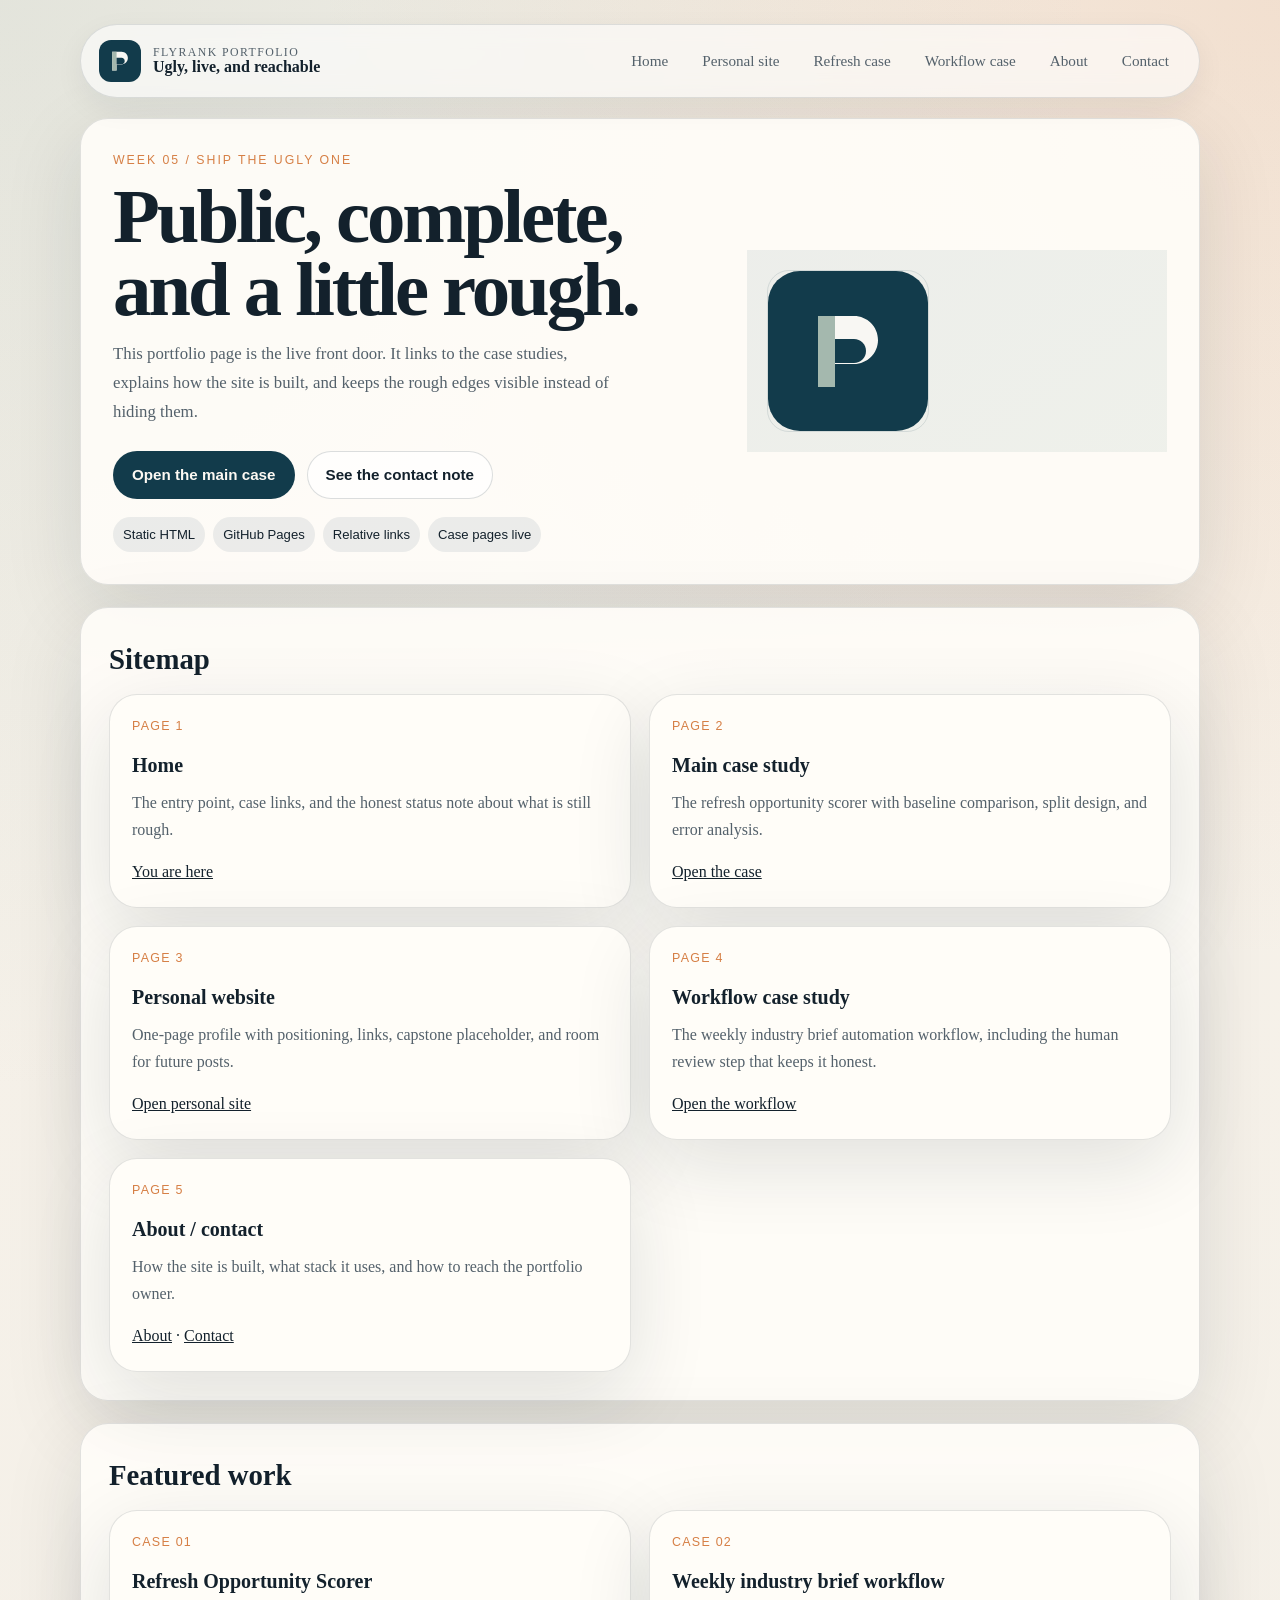
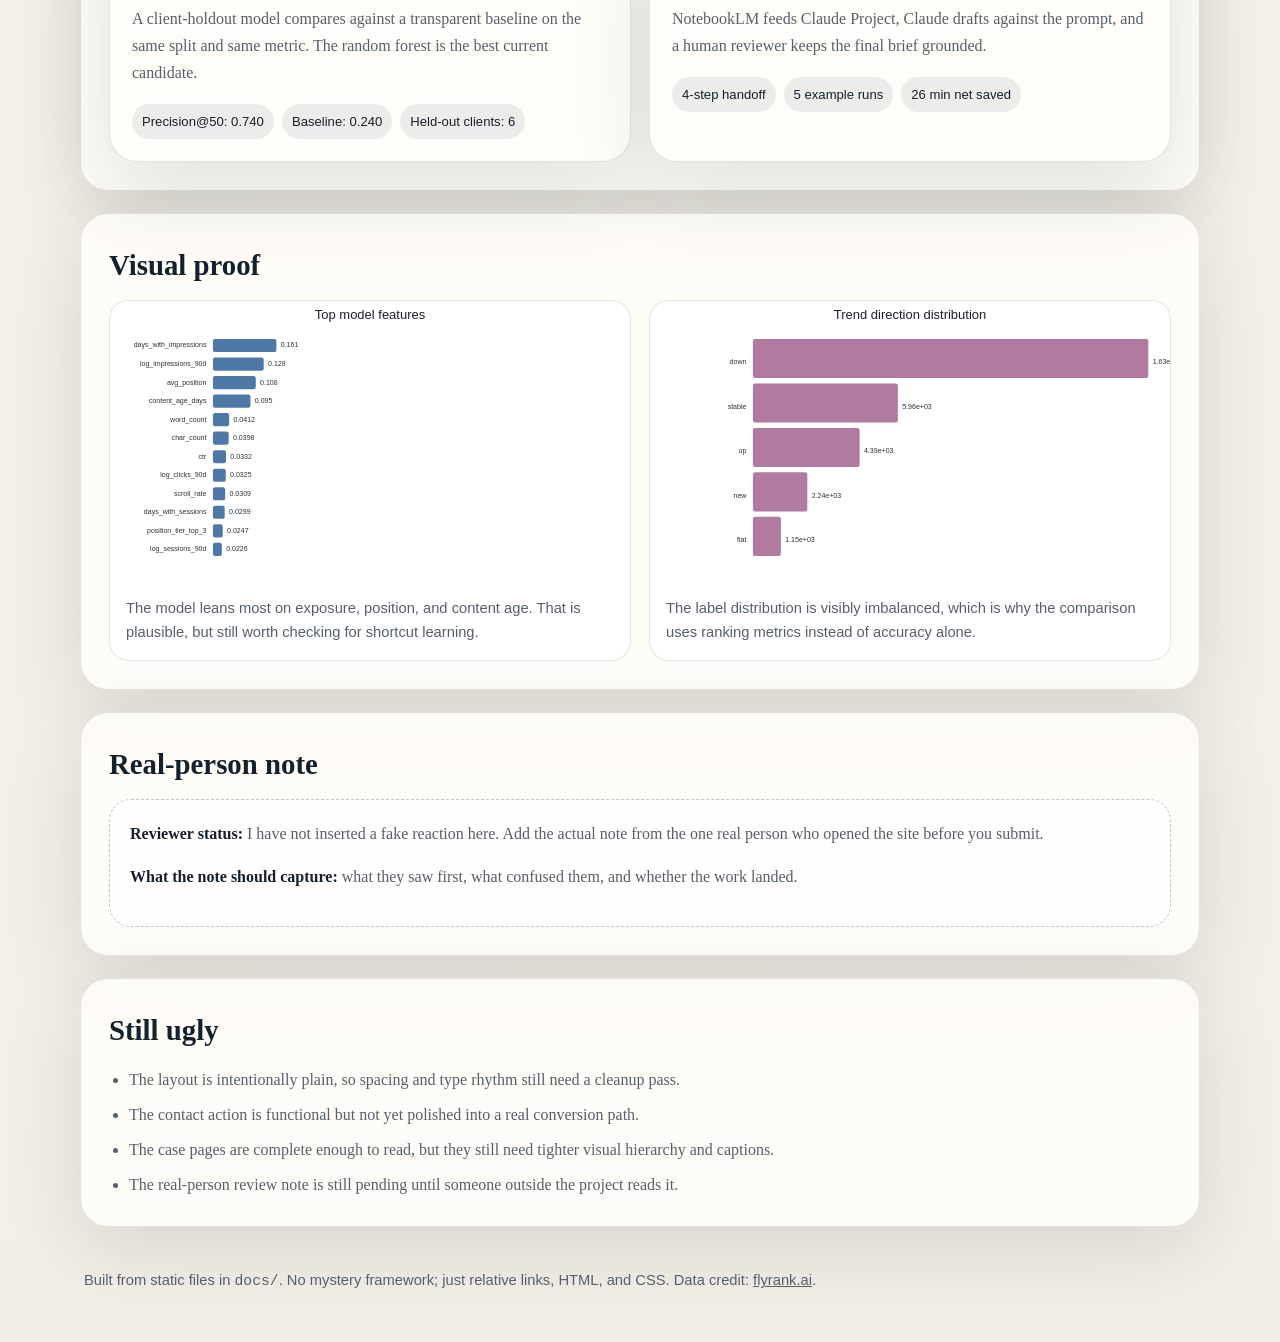
<file: docs/week-05.html>
<!doctype html>
<html lang="en">
  <head>
    <meta charset="UTF-8" />
    <meta name="viewport" content="width=device-width, initial-scale=1.0" />
    <title>Week 05 — Ship the Ugly One</title>
    <link rel="stylesheet" href="assets/site.css" />
  </head>
  <body>
    <main class="site-shell">
      <header class="topbar">
        <a class="brand" href="index.html">
          <img
            class="brand-mark"
            src="assets/identity_mark.svg"
            alt="Portfolio mark"
          />
          <span class="brand-text">
            <span class="brand-kicker">FlyRank portfolio</span>
            <span class="brand-title">Ugly, live, and reachable</span>
          </span>
        </a>
        <nav class="nav" aria-label="Primary">
          <a href="week-05.html">Home</a>
          <a href="personal-site.html">Personal site</a>
          <a href="case-refresh.html">Refresh case</a>
          <a href="case-workflow.html">Workflow case</a>
          <a href="about.html">About</a>
          <a href="contact.html">Contact</a>
        </nav>
      </header>

      <section class="hero">
        <div>
          <p class="eyebrow">Week 05 / ship the ugly one</p>
          <h1>Public, complete, and a little rough.</h1>
          <p class="lede">
            This portfolio page is the live front door. It links to the case
            studies, explains how the site is built, and keeps the rough edges
            visible instead of hiding them.
          </p>
          <div class="actions">
            <a class="button primary" href="case-refresh.html"
              >Open the main case</a
            >
            <a class="button secondary" href="contact.html"
              >See the contact note</a
            >
          </div>
          <div class="pill-row">
            <span class="pill">Static HTML</span>
            <span class="pill">GitHub Pages</span>
            <span class="pill">Relative links</span>
            <span class="pill">Case pages live</span>
          </div>
        </div>
        <div class="hero-art">
          <img src="assets/identity_mark.svg" alt="FlyRank-inspired mark" />
        </div>
      </section>

      <section class="section panel">
        <h2>Sitemap</h2>
        <div class="grid two">
          <article class="card">
            <div class="meta">Page 1</div>
            <h3>Home</h3>
            <p>
              The entry point, case links, and the honest status note about what
              is still rough.
            </p>
            <a href="week-05.html">You are here</a>
          </article>
          <article class="card">
            <div class="meta">Page 2</div>
            <h3>Main case study</h3>
            <p>
              The refresh opportunity scorer with baseline comparison, split
              design, and error analysis.
            </p>
            <a href="case-refresh.html">Open the case</a>
          </article>
          <article class="card">
            <div class="meta">Page 3</div>
            <h3>Personal website</h3>
            <p>
              One-page profile with positioning, links, capstone placeholder,
              and room for future posts.
            </p>
            <a href="personal-site.html">Open personal site</a>
          </article>
          <article class="card">
            <div class="meta">Page 4</div>
            <h3>Workflow case study</h3>
            <p>
              The weekly industry brief automation workflow, including the human
              review step that keeps it honest.
            </p>
            <a href="case-workflow.html">Open the workflow</a>
          </article>
          <article class="card">
            <div class="meta">Page 5</div>
            <h3>About / contact</h3>
            <p>
              How the site is built, what stack it uses, and how to reach the
              portfolio owner.
            </p>
            <a href="about.html">About</a> · <a href="contact.html">Contact</a>
          </article>
        </div>
      </section>

      <section class="section panel">
        <h2>Featured work</h2>
        <div class="grid two">
          <article class="card">
            <div class="meta">Case 01</div>
            <h3>Refresh Opportunity Scorer</h3>
            <p>
              A client-holdout model compares against a transparent baseline on
              the same split and same metric. The random forest is the best
              current candidate.
            </p>
            <div class="pill-row">
              <span class="pill">Precision@50: 0.740</span>
              <span class="pill">Baseline: 0.240</span>
              <span class="pill">Held-out clients: 6</span>
            </div>
          </article>
          <article class="card">
            <div class="meta">Case 02</div>
            <h3>Weekly industry brief workflow</h3>
            <p>
              NotebookLM feeds Claude Project, Claude drafts against the prompt,
              and a human reviewer keeps the final brief grounded.
            </p>
            <div class="pill-row">
              <span class="pill">4-step handoff</span>
              <span class="pill">5 example runs</span>
              <span class="pill">26 min net saved</span>
            </div>
          </article>
        </div>
      </section>

      <section class="section panel">
        <h2>Visual proof</h2>
        <div class="figure-grid">
          <figure class="figure">
            <img
              src="assets/top_feature_importance.svg"
              alt="Top model features bar chart"
            />
            <figcaption>
              The model leans most on exposure, position, and content age. That
              is plausible, but still worth checking for shortcut learning.
            </figcaption>
          </figure>
          <figure class="figure">
            <img
              src="assets/trend_distribution.svg"
              alt="Trend direction distribution chart"
            />
            <figcaption>
              The label distribution is visibly imbalanced, which is why the
              comparison uses ranking metrics instead of accuracy alone.
            </figcaption>
          </figure>
        </div>
      </section>

      <section class="section panel">
        <h2>Real-person note</h2>
        <div class="callout">
          <p>
            <strong>Reviewer status:</strong> I have not inserted a fake
            reaction here. Add the actual note from the one real person who
            opened the site before you submit.
          </p>
          <p>
            <strong>What the note should capture:</strong> what they saw first,
            what confused them, and whether the work landed.
          </p>
        </div>
      </section>

      <section class="section panel">
        <h2>Still ugly</h2>
        <ul class="bullets">
          <li>
            The layout is intentionally plain, so spacing and type rhythm still
            need a cleanup pass.
          </li>
          <li>
            The contact action is functional but not yet polished into a real
            conversion path.
          </li>
          <li>
            The case pages are complete enough to read, but they still need
            tighter visual hierarchy and captions.
          </li>
          <li>
            The real-person review note is still pending until someone outside
            the project reads it.
          </li>
        </ul>
      </section>

      <footer class="footer">
        Built from static files in <code>docs/</code>. No mystery framework;
        just relative links, HTML, and CSS. Data credit:
        <a href="https://flyrank.ai">flyrank.ai</a>.
      </footer>
    </main>
  </body>
</html>
</file>
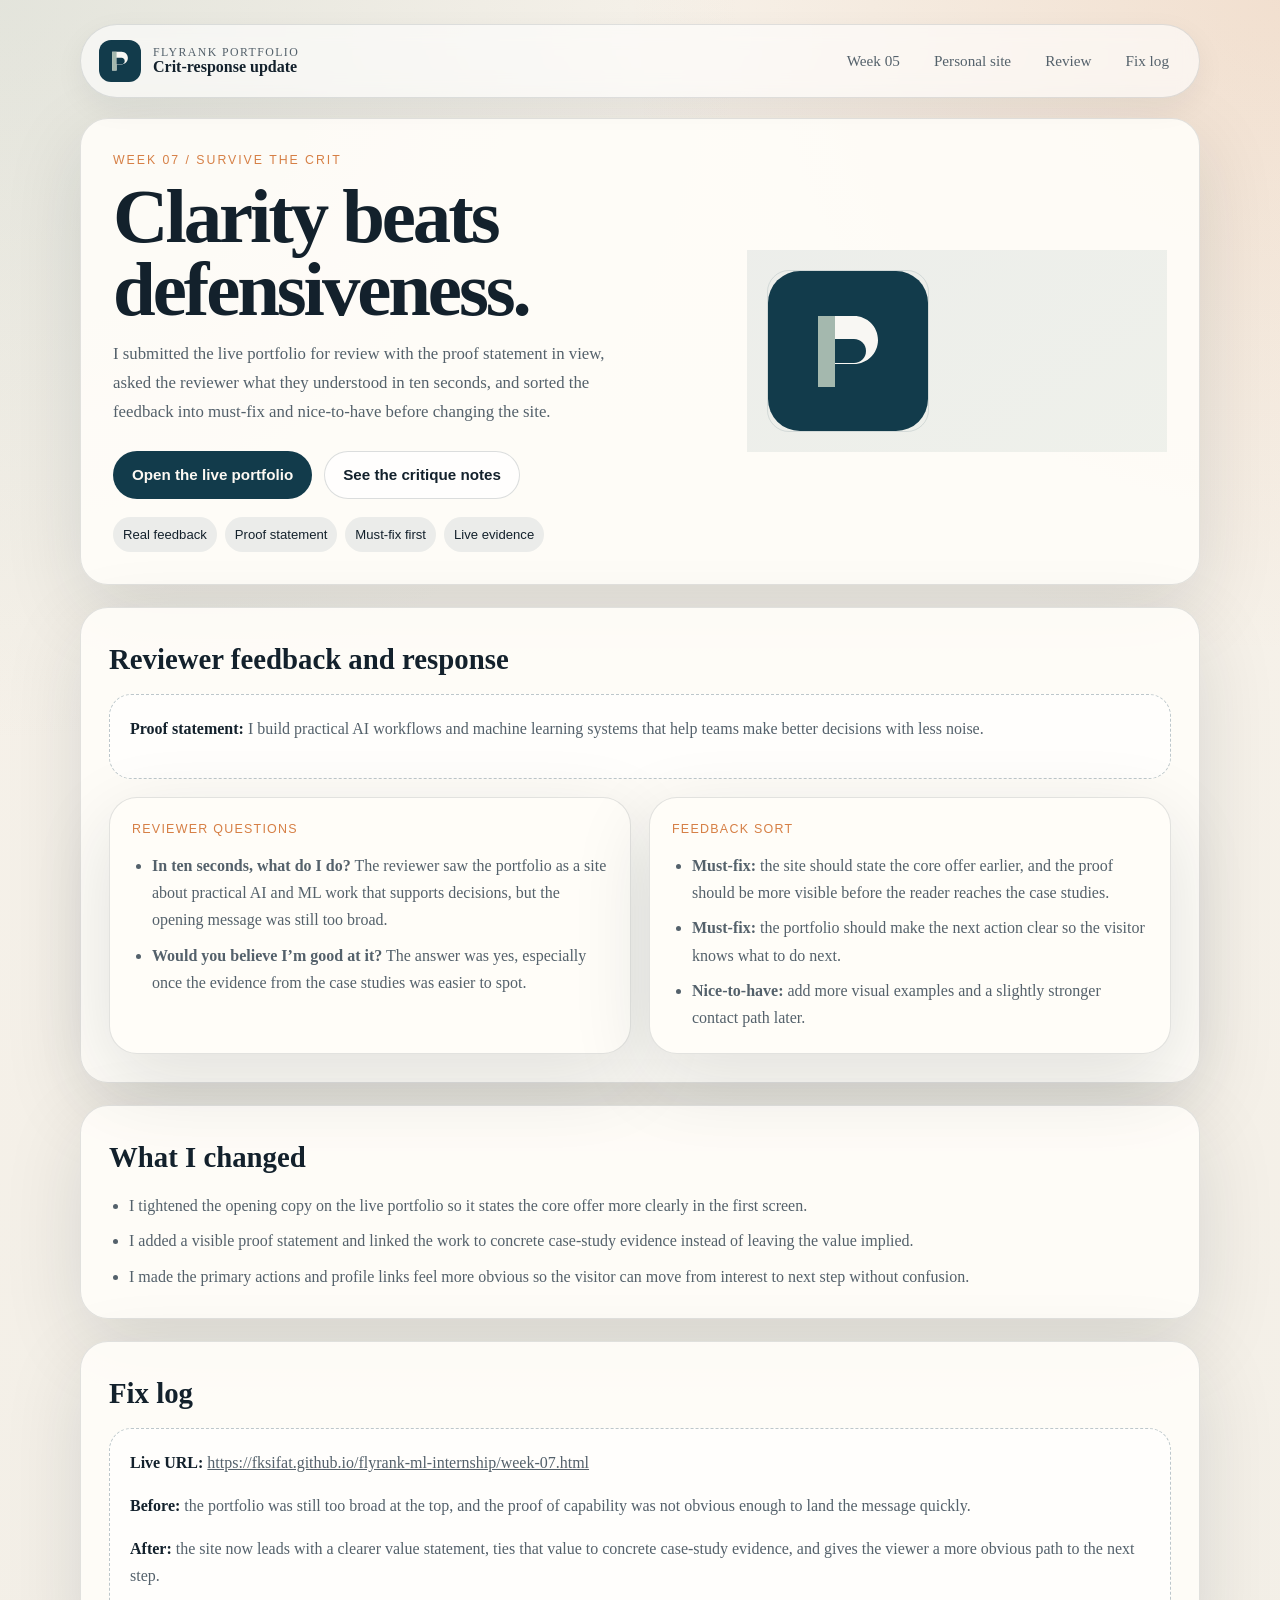
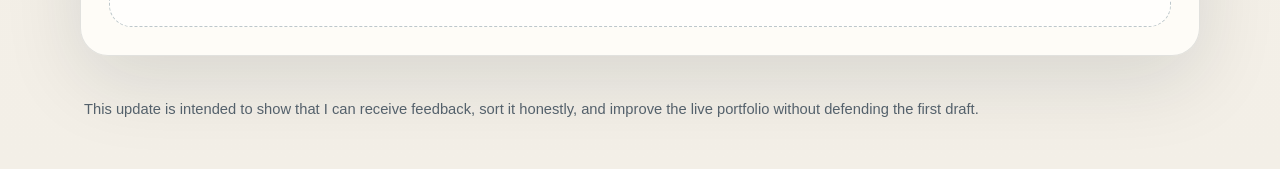
<file: docs/week-07.html>
<!doctype html>
<html lang="en">
  <head>
    <meta charset="UTF-8" />
    <meta name="viewport" content="width=device-width, initial-scale=1.0" />
    <title>Week 07 — Survive the crit</title>
    <link rel="stylesheet" href="assets/site.css" />
  </head>
  <body>
    <main class="site-shell">
      <header class="topbar">
        <a class="brand" href="index.html">
          <img
            class="brand-mark"
            src="assets/identity_mark.svg"
            alt="Portfolio mark"
          />
          <span class="brand-text">
            <span class="brand-kicker">FlyRank portfolio</span>
            <span class="brand-title">Crit-response update</span>
          </span>
        </a>
        <nav class="nav" aria-label="Primary">
          <a href="week-05.html">Week 05</a>
          <a href="personal-site.html">Personal site</a>
          <a href="#survive-the-crit">Review</a>
          <a href="#fix-log">Fix log</a>
        </nav>
      </header>

      <section class="hero" id="open-it-on-your-phone">
        <div>
          <p class="eyebrow">Week 07 / survive the crit</p>
          <h1>Clarity beats defensiveness.</h1>
          <p class="lede">
            I submitted the live portfolio for review with the proof statement
            in view, asked the reviewer what they understood in ten seconds, and
            sorted the feedback into must-fix and nice-to-have before changing
            the site.
          </p>
          <div class="actions">
            <a class="button primary" href="personal-site.html"
              >Open the live portfolio</a
            >
            <a class="button secondary" href="#survive-the-crit"
              >See the critique notes</a
            >
          </div>
          <div class="pill-row">
            <span class="pill">Real feedback</span>
            <span class="pill">Proof statement</span>
            <span class="pill">Must-fix first</span>
            <span class="pill">Live evidence</span>
          </div>
        </div>
        <div class="hero-art">
          <img src="assets/identity_mark.svg" alt="Portfolio mark" />
        </div>
      </section>

      <section class="section panel" id="survive-the-crit">
        <h2>Reviewer feedback and response</h2>
        <div class="callout">
          <p>
            <strong>Proof statement:</strong> I build practical AI workflows and
            machine learning systems that help teams make better decisions with
            less noise.
          </p>
        </div>
        <div class="grid two" style="margin-top: 18px">
          <article class="card">
            <div class="meta">Reviewer questions</div>
            <ul class="bullets">
              <li>
                <strong>In ten seconds, what do I do?</strong> The reviewer saw
                the portfolio as a site about practical AI and ML work that
                supports decisions, but the opening message was still too broad.
              </li>
              <li>
                <strong>Would you believe I’m good at it?</strong> The answer
                was yes, especially once the evidence from the case studies was
                easier to spot.
              </li>
            </ul>
          </article>
          <article class="card">
            <div class="meta">Feedback sort</div>
            <ul class="bullets">
              <li>
                <strong>Must-fix:</strong> the site should state the core offer
                earlier, and the proof should be more visible before the reader
                reaches the case studies.
              </li>
              <li>
                <strong>Must-fix:</strong> the portfolio should make the next
                action clear so the visitor knows what to do next.
              </li>
              <li>
                <strong>Nice-to-have:</strong> add more visual examples and a
                slightly stronger contact path later.
              </li>
            </ul>
          </article>
        </div>
      </section>

      <section class="section panel">
        <h2>What I changed</h2>
        <ul class="bullets">
          <li>
            I tightened the opening copy on the live portfolio so it states the
            core offer more clearly in the first screen.
          </li>
          <li>
            I added a visible proof statement and linked the work to concrete
            case-study evidence instead of leaving the value implied.
          </li>
          <li>
            I made the primary actions and profile links feel more obvious so
            the visitor can move from interest to next step without confusion.
          </li>
        </ul>
      </section>

      <section class="section panel" id="fix-log">
        <h2>Fix log</h2>
        <div class="callout">
          <p>
            <strong>Live URL:</strong>
            <a
              href="https://fksifat.github.io/flyrank-ml-internship/week-07.html"
              >https://fksifat.github.io/flyrank-ml-internship/week-07.html</a
            >
          </p>
          <p>
            <strong>Before:</strong> the portfolio was still too broad at the
            top, and the proof of capability was not obvious enough to land the
            message quickly.
          </p>
          <p>
            <strong>After:</strong> the site now leads with a clearer value
            statement, ties that value to concrete case-study evidence, and
            gives the viewer a more obvious path to the next step.
          </p>
        </div>
      </section>

      <footer class="footer">
        This update is intended to show that I can receive feedback, sort it
        honestly, and improve the live portfolio without defending the first
        draft.
      </footer>
    </main>
  </body>
</html>
</file>
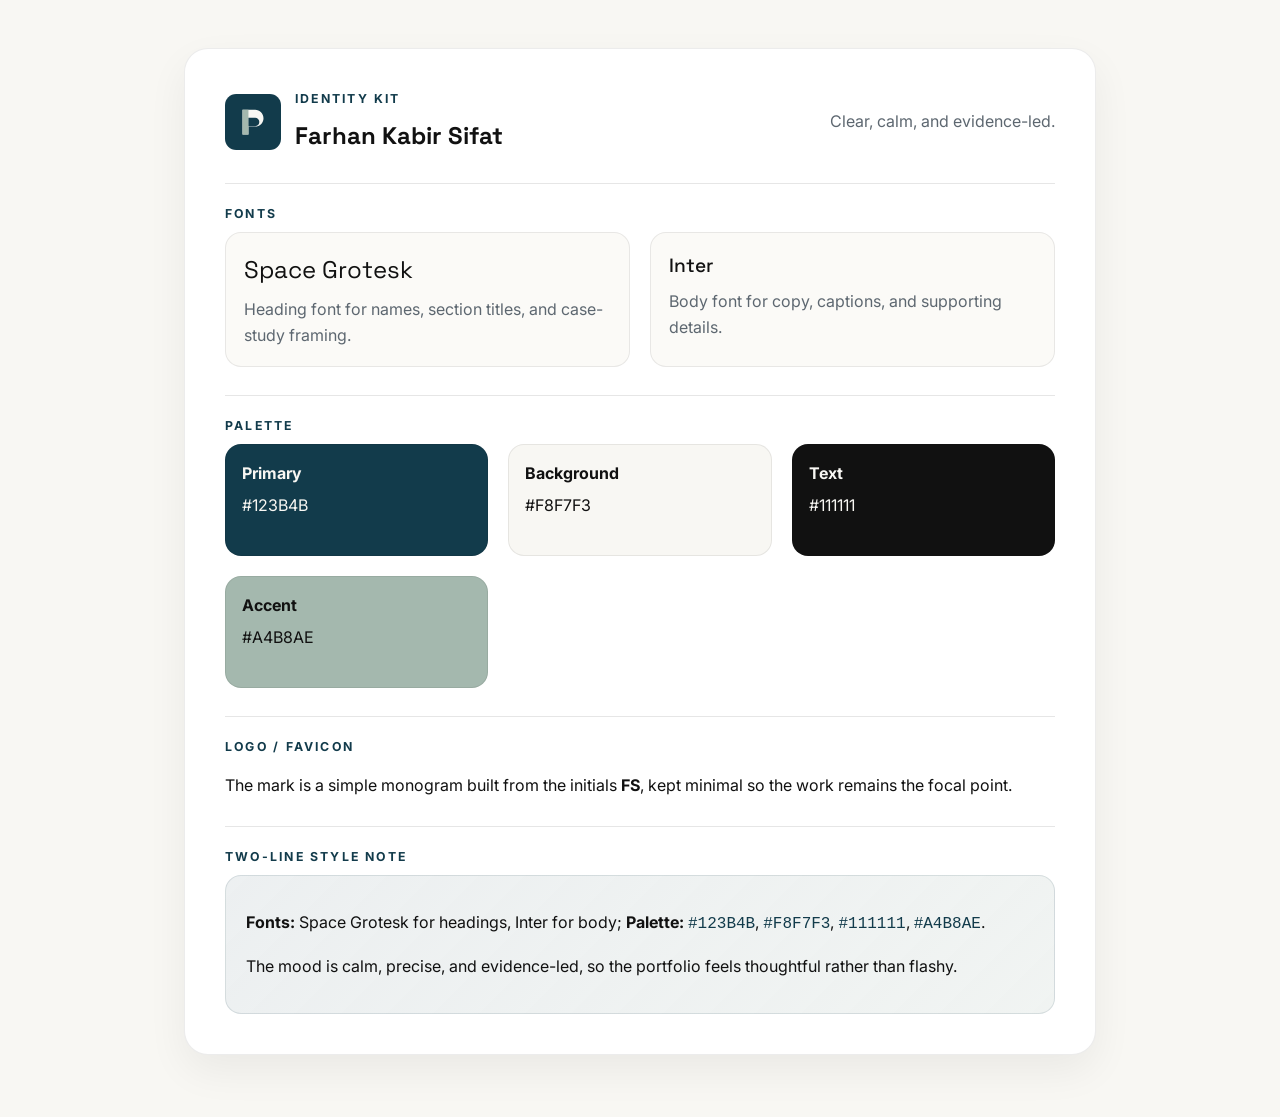
<file: work/identity_kit.html>
<!doctype html>
<html lang="en">
  <head>
    <meta charset="UTF-8" />
    <meta name="viewport" content="width=device-width, initial-scale=1.0" />
    <title>Identity Kit — Farhan Kabir Sifat</title>
    <link rel="icon" href="images/identity_mark.svg" type="image/svg+xml" />
    <link rel="preconnect" href="https://fonts.googleapis.com" />
    <link rel="preconnect" href="https://fonts.gstatic.com" crossorigin />
    <link
      href="https://fonts.googleapis.com/css2?family=Inter:wght@400;500;600&family=Space+Grotesk:wght@500;700&display=swap"
      rel="stylesheet"
    />
    <style>
      :root {
        --bg: #f8f7f3;
        --text: #111111;
        --primary: #123b4b;
        --accent: #a4b8ae;
        --muted: #5d6770;
      }

      * {
        box-sizing: border-box;
      }
      body {
        margin: 0;
        font-family: "Inter", Arial, sans-serif;
        background: var(--bg);
        color: var(--text);
        line-height: 1.6;
      }

      .page {
        max-width: 960px;
        margin: 0 auto;
        padding: 48px 24px 64px;
      }

      .card {
        background: #ffffff;
        border: 1px solid rgba(17, 17, 17, 0.08);
        border-radius: 24px;
        padding: 40px;
        box-shadow: 0 16px 40px rgba(17, 17, 17, 0.06);
      }

      .topbar {
        display: flex;
        align-items: center;
        justify-content: space-between;
        gap: 16px;
        margin-bottom: 28px;
      }

      .brand {
        display: flex;
        align-items: center;
        gap: 14px;
      }

      .brand img {
        width: 56px;
        height: 56px;
      }

      h1,
      h2 {
        font-family: "Space Grotesk", Arial, sans-serif;
        margin: 0;
      }

      .eyebrow {
        text-transform: uppercase;
        letter-spacing: 0.18em;
        font-size: 0.77rem;
        font-weight: 700;
        color: var(--primary);
        margin-bottom: 8px;
      }

      .section {
        margin-top: 28px;
        padding-top: 20px;
        border-top: 1px solid rgba(17, 17, 17, 0.1);
      }

      .grid {
        display: grid;
        gap: 20px;
        grid-template-columns: repeat(auto-fit, minmax(220px, 1fr));
      }

      .swatch {
        border-radius: 16px;
        padding: 16px;
        min-height: 112px;
        border: 1px solid rgba(17, 17, 17, 0.08);
      }

      .swatch strong {
        display: block;
        margin-bottom: 6px;
      }

      .font-card {
        background: #fbfaf7;
        border-radius: 16px;
        padding: 18px;
        border: 1px solid rgba(17, 17, 17, 0.08);
      }

      .font-card .headline {
        font-family: "Space Grotesk", Arial, sans-serif;
        font-size: 1.5rem;
        margin-bottom: 8px;
      }

      .font-card .body {
        font-family: "Inter", Arial, sans-serif;
        color: var(--muted);
      }

      .style-note {
        background: linear-gradient(
          135deg,
          rgba(18, 59, 75, 0.08),
          rgba(164, 184, 174, 0.16)
        );
        border-radius: 16px;
        padding: 18px 20px;
        border: 1px solid rgba(18, 59, 75, 0.12);
      }

      code {
        font-family: Consolas, monospace;
        color: var(--primary);
      }

      @media (max-width: 640px) {
        .card {
          padding: 24px;
        }
        .topbar {
          flex-direction: column;
          align-items: flex-start;
        }
      }
    </style>
  </head>
  <body>
    <main class="page">
      <section class="card">
        <div class="topbar">
          <div class="brand">
            <img
              src="images/identity_mark.svg"
              alt="Monogram logo for Farhan Kabir Sifat"
            />
            <div>
              <div class="eyebrow">Identity kit</div>
              <h1>Farhan Kabir Sifat</h1>
            </div>
          </div>
          <p style="margin: 0; color: var(--muted)">
            Clear, calm, and evidence-led.
          </p>
        </div>

        <div class="section">
          <div class="eyebrow">Fonts</div>
          <div class="grid">
            <div class="font-card">
              <div class="headline">Space Grotesk</div>
              <div class="body">
                Heading font for names, section titles, and case-study framing.
              </div>
            </div>
            <div class="font-card">
              <div class="headline" style="font-size: 1.2rem; font-weight: 500">
                Inter
              </div>
              <div class="body">
                Body font for copy, captions, and supporting details.
              </div>
            </div>
          </div>
        </div>

        <div class="section">
          <div class="eyebrow">Palette</div>
          <div class="grid">
            <div class="swatch" style="background: #123b4b; color: #f8f7f3">
              <strong>Primary</strong>
              <span>#123B4B</span>
            </div>
            <div class="swatch" style="background: #f8f7f3; color: #111111">
              <strong>Background</strong>
              <span>#F8F7F3</span>
            </div>
            <div class="swatch" style="background: #111111; color: #f8f7f3">
              <strong>Text</strong>
              <span>#111111</span>
            </div>
            <div class="swatch" style="background: #a4b8ae; color: #111111">
              <strong>Accent</strong>
              <span>#A4B8AE</span>
            </div>
          </div>
        </div>

        <div class="section">
          <div class="eyebrow">Logo / favicon</div>
          <p>
            The mark is a simple monogram built from the initials
            <strong>FS</strong>, kept minimal so the work remains the focal
            point.
          </p>
        </div>

        <div class="section">
          <div class="eyebrow">Two-line style note</div>
          <div class="style-note">
            <p>
              <strong>Fonts:</strong> Space Grotesk for headings, Inter for
              body; <strong>Palette:</strong> <code>#123B4B</code>,
              <code>#F8F7F3</code>, <code>#111111</code>, <code>#A4B8AE</code>.
            </p>
            <p>
              The mood is calm, precise, and evidence-led, so the portfolio
              feels thoughtful rather than flashy.
            </p>
          </div>
        </div>
      </section>
    </main>
  </body>
</html>
</file>
<file: docs/assets/site.css>
:root {
  color-scheme: light;
  --bg: #f3efe7;
  --panel: rgba(255, 253, 249, 0.9);
  --panel-strong: #fffdf8;
  --text: #13212c;
  --muted: #54616b;
  --line: rgba(19, 33, 44, 0.12);
  --accent: #123b4b;
  --accent-2: #a4b8ae;
  --accent-3: #d67f45;
  --shadow: 0 24px 80px rgba(19, 33, 44, 0.12);
}

* {
  box-sizing: border-box;
}

html {
  scroll-behavior: smooth;
}

body {
  margin: 0;
  min-height: 100vh;
  font-family: Georgia, "Times New Roman", serif;
  color: var(--text);
  background:
    radial-gradient(
      circle at top left,
      rgba(164, 184, 174, 0.24),
      transparent 34%
    ),
    radial-gradient(
      circle at top right,
      rgba(214, 127, 69, 0.16),
      transparent 30%
    ),
    linear-gradient(180deg, #f7f2ea 0%, var(--bg) 100%);
  line-height: 1.6;
  -webkit-font-smoothing: antialiased;
}

a {
  color: inherit;
}

img {
  max-width: 100%;
  display: block;
}

.site-shell {
  width: min(1120px, calc(100vw - 32px));
  margin: 0 auto;
  padding: 24px 0 48px;
}

main {
  width: 100%;
}

.topbar {
  display: flex;
  align-items: center;
  justify-content: space-between;
  gap: 16px;
  padding: 14px 18px;
  border: 1px solid var(--line);
  border-radius: 999px;
  background: rgba(255, 255, 255, 0.6);
  backdrop-filter: blur(10px);
  box-shadow: 0 10px 30px rgba(19, 33, 44, 0.06);
  position: sticky;
  top: 12px;
  z-index: 5;
}

.topbar .brand {
  min-width: 0;
}

.brand {
  display: inline-flex;
  align-items: center;
  gap: 12px;
  text-decoration: none;
}

.brand-mark {
  width: 42px;
  height: 42px;
  flex: 0 0 auto;
  border-radius: 12px;
  overflow: hidden;
}

.brand-text {
  display: flex;
  flex-direction: column;
  line-height: 1.05;
}

.brand-kicker {
  font-size: 0.74rem;
  text-transform: uppercase;
  letter-spacing: 0.12em;
  color: var(--muted);
}

.brand-title {
  font-size: 1rem;
  font-weight: 700;
}

.nav {
  display: flex;
  flex-wrap: wrap;
  justify-content: flex-end;
  gap: 10px;
}

.nav a {
  min-height: 44px;
  display: inline-flex;
  align-items: center;
  justify-content: center;
}

.nav a,
.nav span {
  text-decoration: none;
  font-size: 0.95rem;
  padding: 8px 12px;
  border-radius: 999px;
  color: var(--muted);
}

.nav a:hover,
.nav a:focus-visible {
  background: rgba(18, 59, 75, 0.08);
  color: var(--text);
  outline: none;
}

.hero,
.panel,
.card,
.note {
  border: 1px solid var(--line);
  border-radius: 28px;
  background: var(--panel);
  box-shadow: var(--shadow);
}

.hero {
  margin-top: 20px;
  padding: 32px;
  display: grid;
  grid-template-columns: 1.3fr 0.9fr;
  gap: 28px;
  align-items: center;
}

.eyebrow {
  margin: 0 0 10px;
  text-transform: uppercase;
  letter-spacing: 0.16em;
  font-size: 0.77rem;
  color: var(--accent-3);
  font-family: Arial, Helvetica, sans-serif;
}

h1,
h2,
h3,
p {
  margin-top: 0;
}

h1 {
  margin-bottom: 12px;
  font-size: clamp(2.4rem, 6vw, 4.9rem);
  line-height: 0.95;
  letter-spacing: -0.04em;
}

.lede {
  max-width: 60ch;
  font-size: 1.05rem;
  line-height: 1.75;
  color: var(--muted);
}

.actions {
  display: flex;
  flex-wrap: wrap;
  gap: 12px;
  margin-top: 24px;
}

.button {
  display: inline-flex;
  align-items: center;
  justify-content: center;
  gap: 8px;
  min-height: 48px;
  padding: 0 18px;
  border-radius: 999px;
  text-decoration: none;
  font-family: Arial, Helvetica, sans-serif;
  font-size: 0.95rem;
  font-weight: 700;
  border: 1px solid transparent;
  touch-action: manipulation;
}

.button.primary {
  background: var(--accent);
  color: #fdf9f3;
}

.button.secondary {
  background: rgba(255, 255, 255, 0.7);
  border-color: rgba(19, 33, 44, 0.15);
  color: var(--text);
}

.button:hover,
.button:focus-visible {
  transform: translateY(-1px);
  outline: none;
}

.hero-art {
  padding: 20px;
  background:
    linear-gradient(145deg, rgba(18, 59, 75, 0.08), rgba(164, 184, 174, 0.18)),
    #fffdf8;
}

.hero-art img {
  border-radius: 22px;
  border: 1px solid rgba(18, 59, 75, 0.12);
}

.section {
  margin-top: 22px;
  padding: 28px;
}

.section h2 {
  margin-bottom: 12px;
  font-size: 1.8rem;
}

.section p,
.section li {
  color: var(--muted);
  line-height: 1.7;
}

.contact-form {
  display: grid;
  gap: 10px;
  max-width: 640px;
  margin-top: 16px;
}

.contact-form label {
  font-weight: 700;
  color: var(--text);
}

.contact-form input,
.contact-form textarea {
  width: 100%;
  border: 1px solid var(--line);
  border-radius: 14px;
  padding: 12px 14px;
  font: inherit;
  background: rgba(255, 255, 255, 0.9);
}

.contact-form textarea {
  resize: vertical;
  min-height: 120px;
}

.contact-form .button {
  width: fit-content;
  margin-top: 4px;
}

.note {
  padding: 16px 18px;
}

.demo-grid {
  display: grid;
  grid-template-columns: minmax(0, 1fr) minmax(260px, 0.85fr);
  gap: 18px;
  margin-top: 16px;
}

.demo-controls,
.demo-output {
  border: 1px solid var(--line);
  border-radius: 20px;
  padding: 18px;
  background: rgba(255, 255, 255, 0.8);
}

.demo-controls {
  display: grid;
  gap: 8px;
  align-content: start;
}

.demo-controls label {
  font-weight: 700;
  color: var(--text);
}

.demo-controls input[type="range"] {
  width: 100%;
}

.value-pill,
.score-pill {
  display: inline-flex;
  align-items: center;
  justify-content: center;
  width: fit-content;
  padding: 8px 12px;
  border-radius: 999px;
  background: rgba(18, 59, 75, 0.08);
  font-weight: 700;
  color: var(--accent);
}

.score-pill {
  font-size: 2rem;
  padding: 16px 20px;
  margin-bottom: 8px;
  background: rgba(214, 127, 69, 0.16);
}

.demo-output p {
  margin-bottom: 8px;
}

@media (max-width: 760px) {
  .demo-grid {
    grid-template-columns: 1fr;
  }
}

.grid {
  display: grid;
  gap: 18px;
}

.grid.two {
  grid-template-columns: repeat(2, minmax(0, 1fr));
}

.grid.three {
  grid-template-columns: repeat(3, minmax(0, 1fr));
}

.card {
  padding: 22px;
  background: var(--panel-strong);
}

.card h3 {
  margin-bottom: 8px;
  font-size: 1.25rem;
}

.meta {
  font-family: Arial, Helvetica, sans-serif;
  font-size: 0.78rem;
  letter-spacing: 0.1em;
  text-transform: uppercase;
  color: var(--accent-3);
  margin-bottom: 12px;
}

.pill-row {
  display: flex;
  flex-wrap: wrap;
  gap: 8px;
  margin-top: 18px;
}

.pill {
  font-family: Arial, Helvetica, sans-serif;
  font-size: 0.82rem;
  padding: 7px 10px;
  border-radius: 999px;
  background: rgba(18, 59, 75, 0.08);
  color: var(--text);
}

.figure-grid {
  display: grid;
  grid-template-columns: repeat(2, minmax(0, 1fr));
  gap: 18px;
}

.figure {
  margin: 0;
  overflow: hidden;
  border-radius: 20px;
  border: 1px solid rgba(19, 33, 44, 0.12);
  background: #fff;
}

.figure figcaption {
  padding: 14px 16px 16px;
  font-family: Arial, Helvetica, sans-serif;
  color: var(--muted);
  font-size: 0.92rem;
}

.storylist,
.steps,
.bullets {
  margin: 0;
  padding-left: 20px;
}

.steps li + li,
.bullets li + li,
.storylist li + li {
  margin-top: 8px;
}

.table-wrap {
  overflow-x: auto;
  border-radius: 18px;
  border: 1px solid rgba(19, 33, 44, 0.12);
  background: #fff;
}

table {
  width: 100%;
  border-collapse: collapse;
  min-width: 640px;
  font-family: Arial, Helvetica, sans-serif;
}

th,
td {
  padding: 14px 16px;
  border-bottom: 1px solid rgba(19, 33, 44, 0.08);
  text-align: left;
}

th {
  background: rgba(18, 59, 75, 0.06);
  font-size: 0.82rem;
  text-transform: uppercase;
  letter-spacing: 0.08em;
}

.footer {
  margin: 22px 0 0;
  padding: 20px 4px 0;
  color: var(--muted);
  font-family: Arial, Helvetica, sans-serif;
  font-size: 0.92rem;
}

.callout {
  padding: 20px;
  border-radius: 22px;
  border: 1px dashed rgba(18, 59, 75, 0.28);
  background: rgba(255, 255, 255, 0.6);
}

.callout strong {
  color: var(--text);
}

@media (max-width: 900px) {
  .hero,
  .grid.two,
  .grid.three,
  .figure-grid {
    grid-template-columns: 1fr;
  }

  .topbar {
    border-radius: 24px;
    align-items: flex-start;
    flex-direction: column;
  }

  .nav {
    justify-content: flex-start;
  }
}

@media (max-width: 640px) {
  .site-shell {
    width: min(100vw - 20px, 1120px);
    padding-top: 10px;
  }

  .topbar {
    padding: 14px;
    border-radius: 24px;
  }

  .nav {
    gap: 6px;
  }

  .nav a {
    padding: 8px 10px;
    font-size: 0.9rem;
  }

  .hero,
  .section {
    padding: 20px;
  }

  .hero {
    gap: 20px;
  }

  h1 {
    font-size: clamp(2rem, 14vw, 3.4rem);
  }

  .actions {
    flex-direction: column;
    align-items: stretch;
  }

  .button {
    width: 100%;
  }

  .pill-row {
    gap: 6px;
  }

  .pill {
    font-size: 0.78rem;
  }
}
</file>
